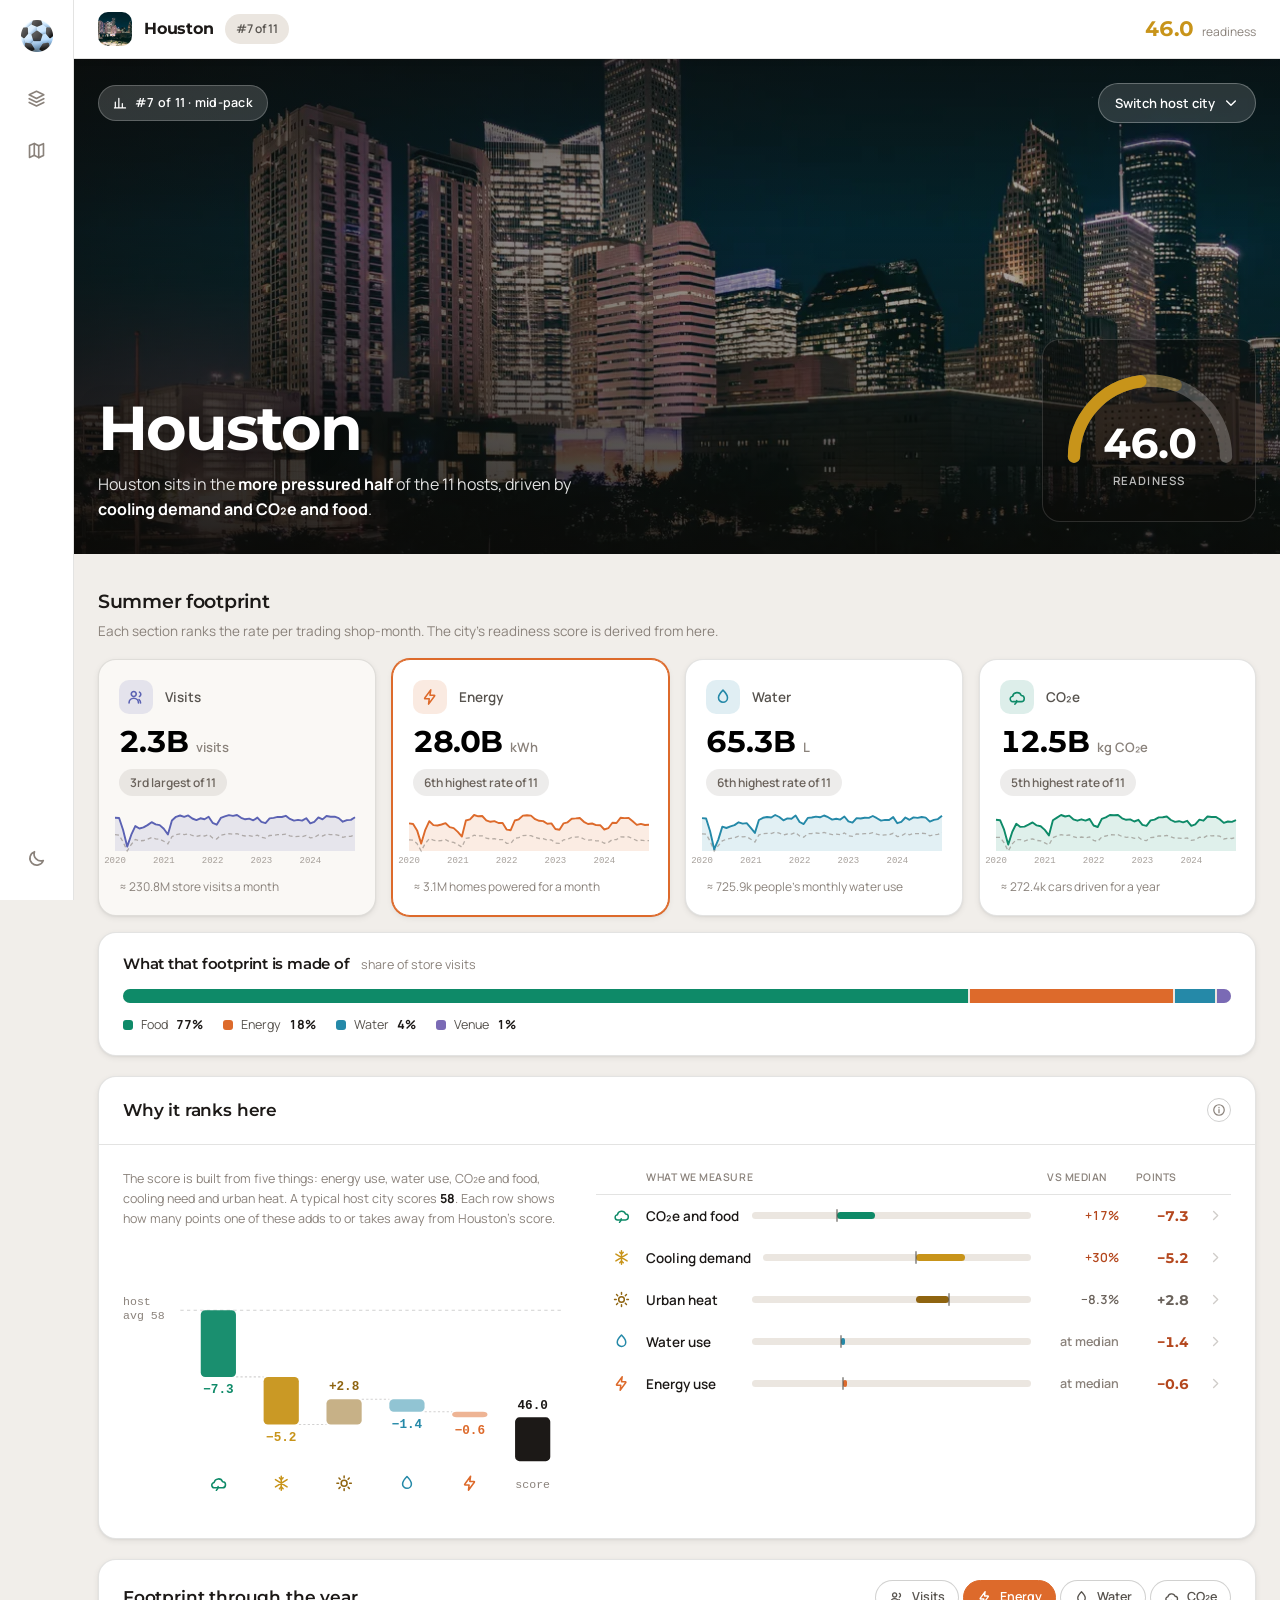
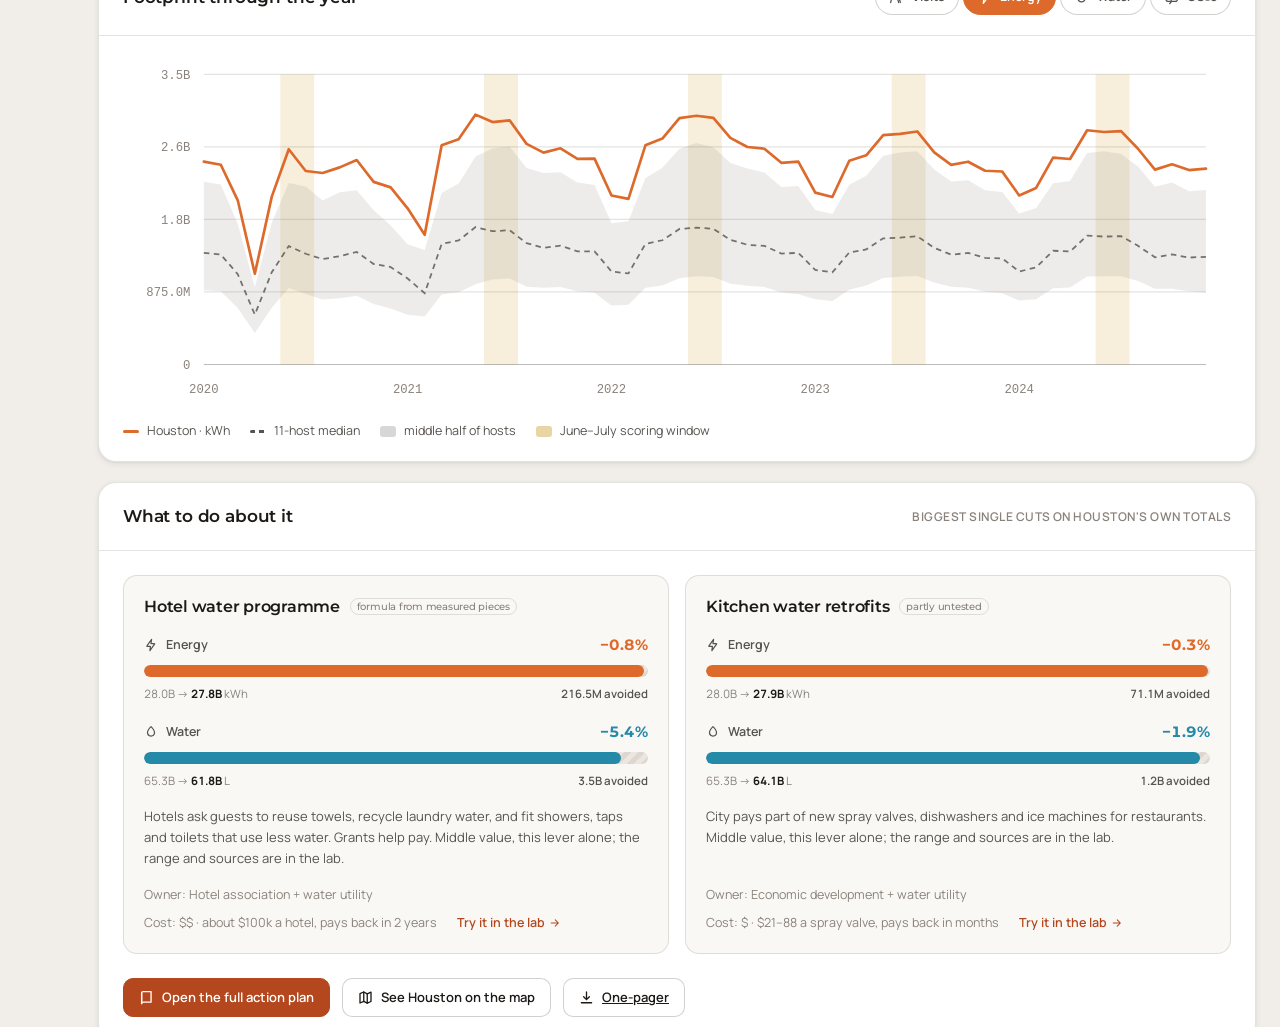
<file: app/index.html>
<!doctype html>
<html lang="en" data-theme="light">
<head>
<meta charset="utf-8">
<meta name="viewport" content="width=device-width, initial-scale=1">
<title>Pulse · FIFA 2026 energy, food and water</title>
<meta name="description" content="Compare summer energy, food and water pressure across the 11 US World Cup host cities, and see which interventions fit each city.">

<link rel="icon" href="favicon.ico" sizes="any">
<link rel="icon" type="image/png" href="assets/img/icon-32.png" sizes="32x32">
<link rel="apple-touch-icon" href="assets/img/icon-192.png">

<link rel="preconnect" href="https://fonts.googleapis.com">
<link rel="preconnect" href="https://fonts.gstatic.com" crossorigin>
<link rel="stylesheet" href="https://fonts.googleapis.com/css2?family=Montserrat:wght@600;700&family=Manrope:wght@400;500;600;700&display=swap">

<link rel="stylesheet" href="css/base.css">
<link rel="stylesheet" href="css/overview.css">
<link rel="stylesheet" href="css/compare.css">
<link rel="stylesheet" href="css/spatial.css">
</head>
<body>

<div class="app">
  <nav class="rail" id="rail" aria-label="Sections"></nav>
  <main class="main">
    <div class="page" id="panes">
      <div class="empty" style="padding:96px 24px">Loading…</div>
    </div>
  </main>
</div>

<script type="module" src="js/boot.js"></script>
</body>
</html>
</file>
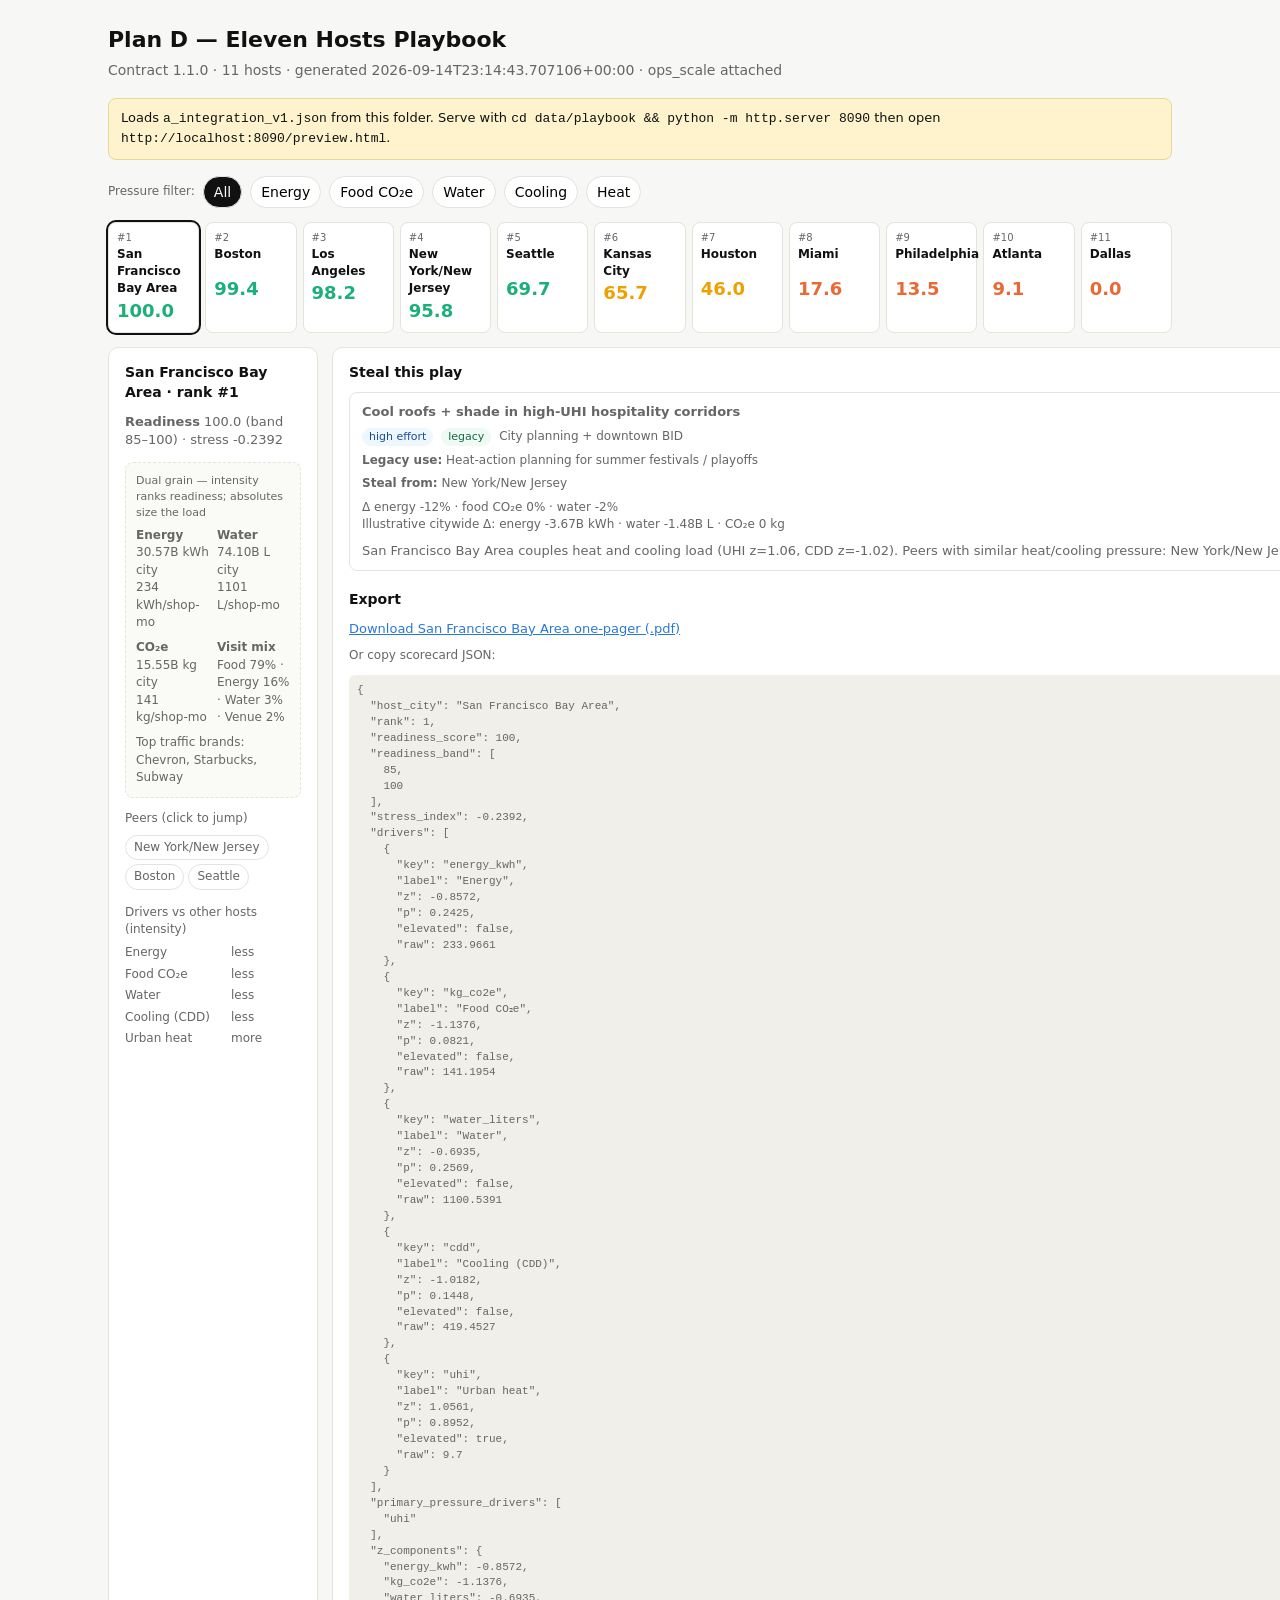
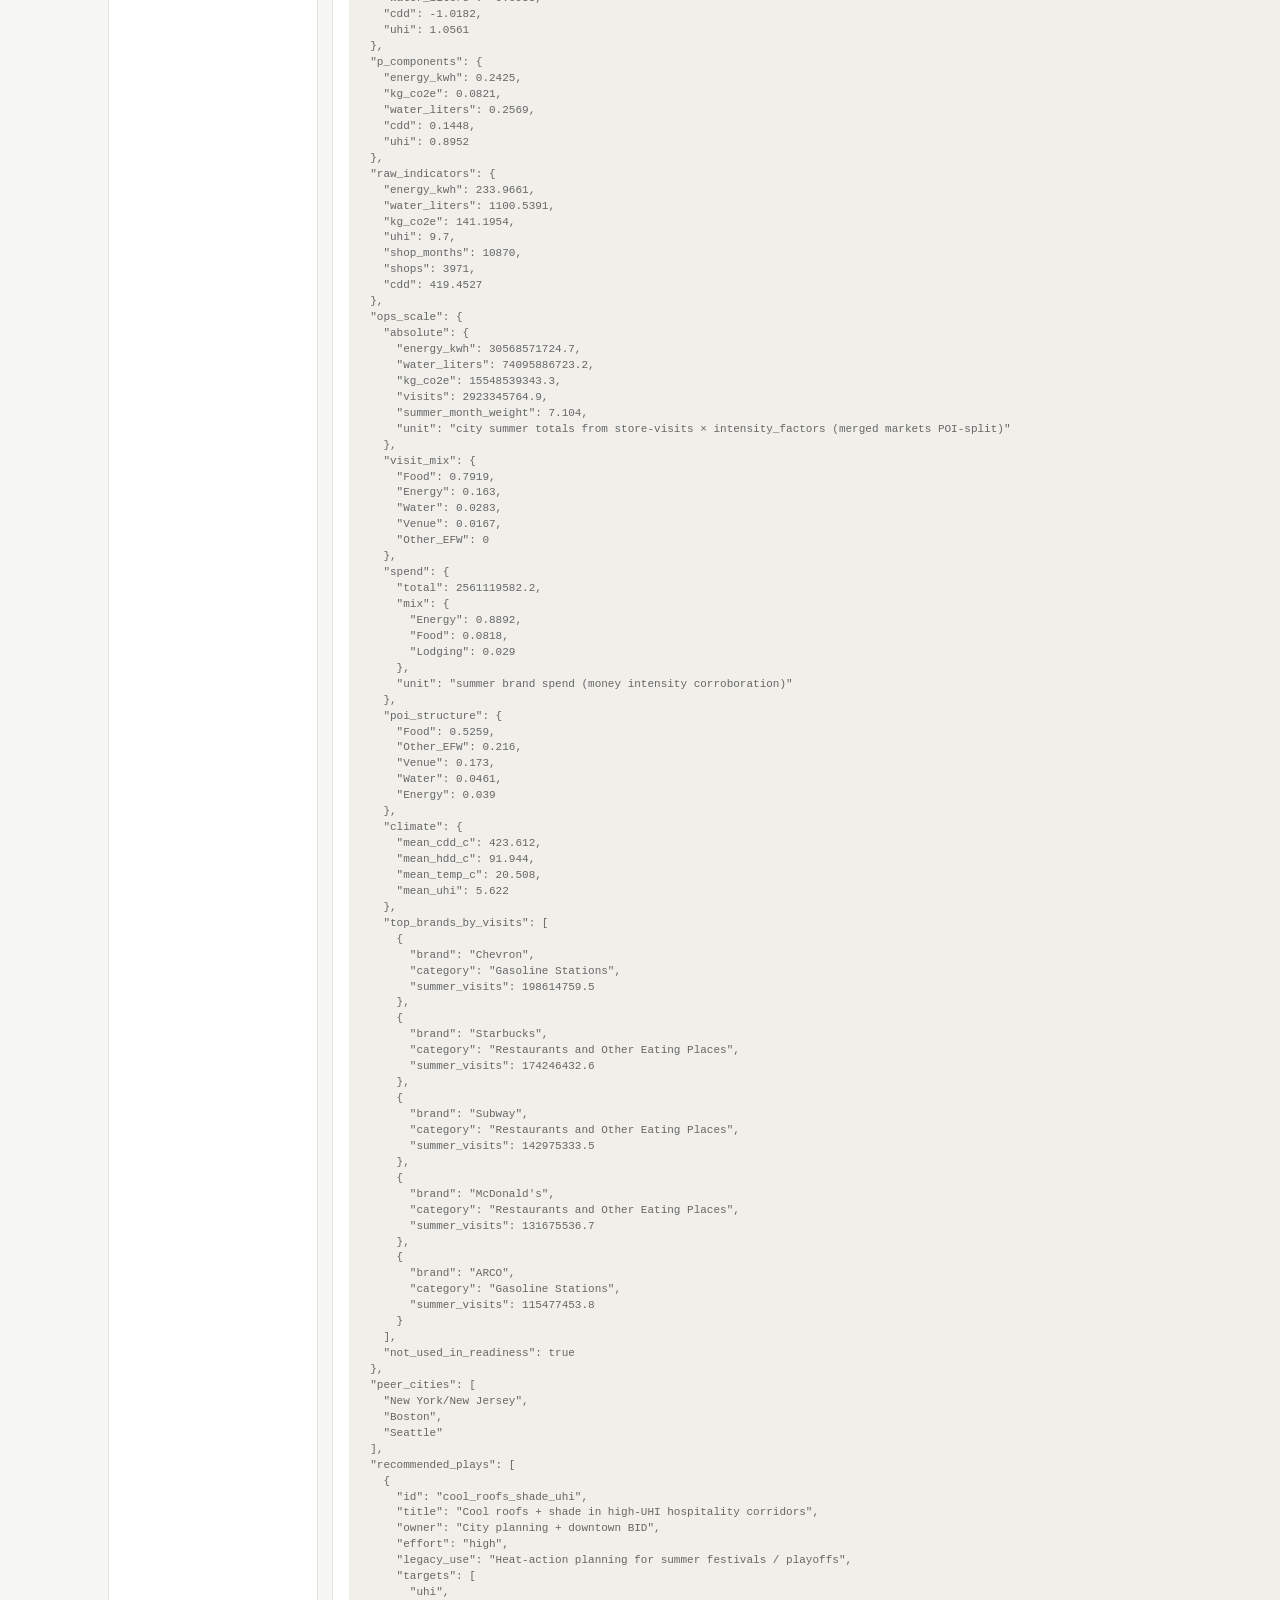
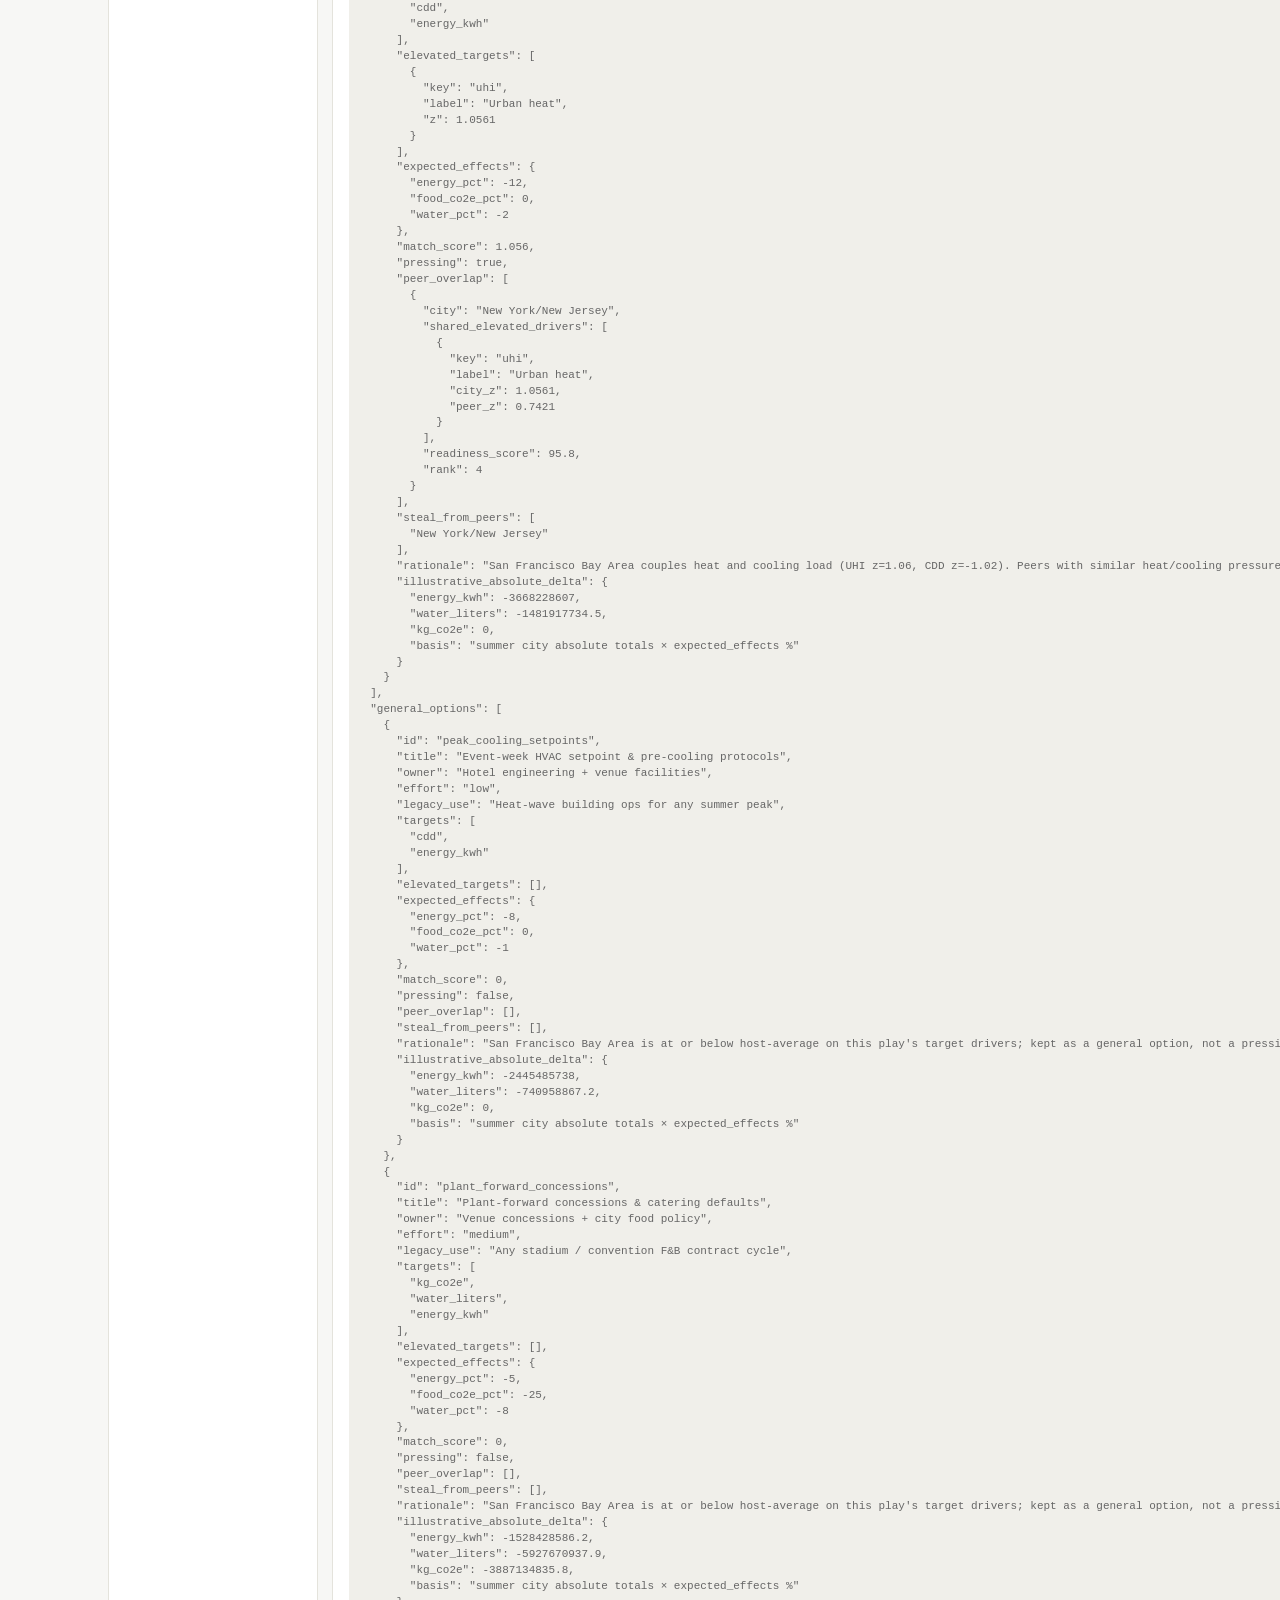
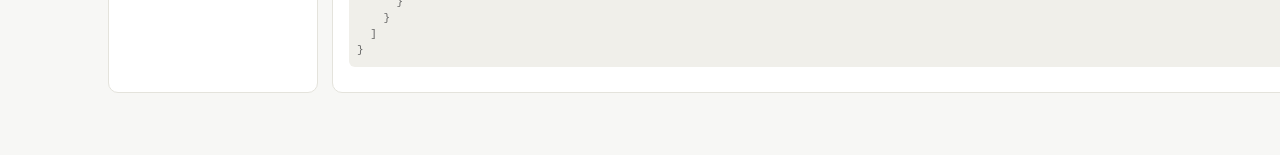
<file: data/playbook/preview.html>
<!doctype html>
<html lang="en">
<head>
<meta charset="utf-8">
<meta name="viewport" content="width=device-width, initial-scale=1">
<title>Plan D — Playbook preview</title>
<style>
  :root {
    --bg:#f7f7f5; --card:#fff; --ink:#111; --muted:#666; --line:#e4e3dc;
    --good:#1baf7a; --warn:#eda100; --bad:#eb6834; --accent:#2a78d6;
  }
  * { box-sizing:border-box; }
  body { margin:0; font:14px/1.45 system-ui,sans-serif; background:var(--bg); color:var(--ink); }
  .wrap { max-width:1100px; margin:0 auto; padding:24px 18px 64px; }
  h1 { font-size:22px; margin:0 0 4px; }
  .sub { color:var(--muted); margin:0 0 18px; }
  .banner { background:#fff3cd; border:1px solid #e6d89c; border-radius:8px; padding:10px 12px; margin-bottom:16px; font-size:13px; }
  .strip { display:grid; grid-template-columns:repeat(11,minmax(0,1fr)); gap:6px; margin-bottom:14px; }
  @media (max-width:900px){ .strip { grid-template-columns:repeat(4,1fr); } }
  .sc { background:var(--card); border:1px solid var(--line); border-radius:8px; padding:8px; cursor:pointer; }
  .sc:hover { border-color:#aaa; }
  .sc.on { outline:2px solid var(--ink); }
  .sc .r { font-size:10px; color:var(--muted); text-transform:uppercase; }
  .sc .n { font-size:12px; font-weight:600; min-height:30px; }
  .sc .s { font-size:18px; font-weight:700; }
  .filters { display:flex; flex-wrap:wrap; gap:8px; margin:0 0 14px; align-items:center; }
  .filters button { border:1px solid var(--line); background:var(--card); border-radius:999px; padding:5px 10px; cursor:pointer; font:inherit; }
  .filters button.on { background:var(--ink); color:#fff; }
  .grid { display:grid; grid-template-columns:1.1fr 1fr; gap:14px; }
  @media (max-width:900px){ .grid { grid-template-columns:1fr; } }
  .panel { background:var(--card); border:1px solid var(--line); border-radius:10px; padding:14px 16px; }
  .panel h2 { font-size:14px; margin:0 0 10px; }
  .zbars { display:grid; grid-template-columns:90px 1fr 70px; gap:4px 8px; align-items:center; font-size:12px; }
  .zb { height:8px; background:#eee; border-radius:4px; position:relative; }
  .zb i { position:absolute; top:0; bottom:0; border-radius:4px; }
  .peer { display:inline-block; margin:2px 4px 2px 0; padding:3px 8px; border-radius:999px; border:1px solid var(--line); cursor:pointer; font-size:12px; }
  .peer:hover { border-color:var(--accent); color:var(--accent); }
  .play { border:1px solid var(--line); border-radius:8px; padding:10px 12px; margin:0 0 10px; }
  .play h3 { margin:0 0 6px; font-size:13px; }
  .meta { color:var(--muted); font-size:12px; margin:0 0 6px; }
  .tag { display:inline-block; font-size:11px; padding:1px 7px; border-radius:999px; background:#eef6ff; color:#184f95; margin-right:4px; }
  .tag.legacy { background:#eefaf3; color:#0f6b45; }
  .eff { font-size:12px; color:var(--muted); }
  .empty { color:var(--muted); font-size:13px; }
  pre { background:#f0efea; padding:8px; border-radius:6px; overflow:auto; font-size:11px; }
  a.download { color:var(--accent); }
</style>
</head>
<body>
<div class="wrap">
  <h1>Plan D — Eleven Hosts Playbook</h1>
  <p class="sub">Preview of the A-integration contract. Not the final A shell.</p>
  <div class="banner">Loads <code>a_integration_v1.json</code> from this folder. Serve with
    <code>cd data/playbook && python -m http.server 8090</code> then open
    <code>http://localhost:8090/preview.html</code>.
  </div>
  <div class="filters" id="filters"></div>
  <div class="strip" id="strip"></div>
  <div class="grid">
    <div class="panel">
      <h2 id="cityTitle">Select a city</h2>
      <div id="cityBody" class="empty">Click a readiness card.</div>
    </div>
    <div class="panel">
      <h2>Steal this play</h2>
      <div id="playsBody" class="empty">Pressing plays for the selected city appear here.</div>
      <h2 style="margin-top:18px">Export</h2>
      <div id="exportBody" class="empty"></div>
    </div>
  </div>
</div>
<script>
const DRIVERS = [
  ["energy_kwh","Energy"],["kg_co2e","Food CO₂e"],["water_liters","Water"],["cdd","Cooling"],["uhi","Heat"]
];
let DATA = null, selected = null, filter = null;

const colour = s => s >= 66 ? "var(--good)" : s >= 33 ? "var(--warn)" : "var(--bad)";

async function boot() {
  const res = await fetch("./a_integration_v1.json");
  if (!res.ok) throw new Error("Missing a_integration_v1.json — run: python -m engines.playbook.cli");
  DATA = await res.json();
  document.querySelector(".sub").textContent =
    `Contract ${DATA.contract_version} · ${DATA.scorecards.length} hosts · generated ${DATA.meta.generated_at}` +
    (DATA.meta.ops_context ? " · ops_scale attached" : "");
  drawFilters();
  drawStrip();
  select(DATA.scorecards[0].host_city);
}

function drawFilters() {
  const box = document.getElementById("filters");
  box.innerHTML = `<span style="color:var(--muted);font-size:12px">Pressure filter:</span>` +
    `<button class="on" data-f="">All</button>` +
    DRIVERS.map(([k,l]) => `<button data-f="${k}">${l}</button>`).join("");
  box.querySelectorAll("button").forEach(b => b.onclick = () => {
    filter = b.dataset.f || null;
    box.querySelectorAll("button").forEach(x => x.classList.toggle("on", x === b));
    drawStrip();
  });
}

function visibleCards() {
  const cards = [...DATA.scorecards].sort((a,b)=>a.rank-b.rank);
  if (!filter) return cards;
  return cards.filter(c => (c.drivers||[]).some(d => d.key === filter && d.elevated));
}

function drawStrip() {
  const cards = visibleCards();
  document.getElementById("strip").innerHTML = cards.map(c => `
    <div class="sc ${c.host_city===selected?'on':''}" data-city="${c.host_city}">
      <div class="r">#${c.rank}</div>
      <div class="n">${c.host_city}</div>
      <div class="s" style="color:${colour(c.readiness_score)}">${c.readiness_score.toFixed(1)}</div>
    </div>`).join("") || `<div class="empty">No hosts elevated on that driver.</div>`;
  document.querySelectorAll(".sc").forEach(el => el.onclick = () => select(el.dataset.city));
}

function select(city) {
  selected = city;
  drawStrip();
  const c = DATA.scorecards.find(x => x.host_city === city);
  if (!c) return;
  document.getElementById("cityTitle").textContent = `${c.host_city} · rank #${c.rank}`;
  const zb = (c.drivers||[]).map(d => {
    const w = Math.min(50, Math.abs(d.z)*20);
    return `<span>${d.label}</span>
      <div class="zb"><i style="left:${d.z<0?50-w:50}%;width:${w}%;background:${d.z>0?'var(--bad)':'var(--good)'}"></i></div>
      <span style="color:var(--muted)">${d.z>0?'more':'less'}</span>`;
  }).join("");
  const peers = (c.peer_cities||[]).map(p => `<span class="peer" data-city="${p}">${p}</span>`).join("") || "—";
  const ops = c.ops_scale;
  const fmt = (n) => {
    const a = Math.abs(n);
    if (a >= 1e9) return (n/1e9).toFixed(2) + "B";
    if (a >= 1e6) return (n/1e6).toFixed(2) + "M";
    if (a >= 1e3) return (n/1e3).toFixed(1) + "k";
    return String(Math.round(n));
  };
  let opsHtml = "";
  if (ops && ops.absolute) {
    const mix = Object.entries(ops.visit_mix||{}).slice(0,4)
      .map(([k,v]) => `${k} ${Math.round(v*100)}%`).join(" · ");
    const brands = (ops.top_brands_by_visits||[]).slice(0,3).map(b => b.brand).join(", ");
    const rateE = (c.raw_indicators||{}).energy_kwh;
    opsHtml = `
      <div style="margin:12px 0;padding:10px;border:1px dashed var(--line);border-radius:8px;background:#fafaf7">
        <div style="font-size:11px;color:var(--muted);margin-bottom:6px">
          Dual grain — intensity ranks readiness; absolutes size the load
        </div>
        <div style="display:grid;grid-template-columns:1fr 1fr;gap:8px;font-size:12px">
          <div><b>Energy</b><br>${fmt(ops.absolute.energy_kwh)} kWh city<br>
            <span style="color:var(--muted)">${rateE!=null?rateE.toFixed(0)+" kWh/shop-mo":"—"}</span></div>
          <div><b>Water</b><br>${fmt(ops.absolute.water_liters)} L city<br>
            <span style="color:var(--muted)">${((c.raw_indicators||{}).water_liters||0).toFixed(0)} L/shop-mo</span></div>
          <div><b>CO₂e</b><br>${fmt(ops.absolute.kg_co2e)} kg city<br>
            <span style="color:var(--muted)">${((c.raw_indicators||{}).kg_co2e||0).toFixed(0)} kg/shop-mo</span></div>
          <div><b>Visit mix</b><br>${mix||"—"}</div>
        </div>
        ${brands?`<div style="margin-top:8px;font-size:12px;color:var(--muted)">Top traffic brands: ${brands}</div>`:""}
      </div>`;
  }
  document.getElementById("cityBody").innerHTML = `
    <div><b>Readiness</b> ${c.readiness_score.toFixed(1)}
      (band ${c.readiness_band[0]}–${c.readiness_band[1]}) · stress ${c.stress_index}</div>
    ${opsHtml}
    <div style="margin:10px 0 6px;font-size:12px;color:var(--muted)">Peers (click to jump)</div>
    <div>${peers}</div>
    <div style="margin:12px 0 6px;font-size:12px;color:var(--muted)">Drivers vs other hosts (intensity)</div>
    <div class="zbars">${zb}</div>`;
  document.querySelectorAll(".peer").forEach(el => el.onclick = () => select(el.dataset.city));

  const plays = c.recommended_plays || [];
  document.getElementById("playsBody").innerHTML = plays.length ? plays.map(p => {
    const d = p.illustrative_absolute_delta;
    const delta = d ? `<div class="eff">Illustrative citywide Δ:
      energy ${fmt(d.energy_kwh)} kWh · water ${fmt(d.water_liters)} L · CO₂e ${fmt(d.kg_co2e)} kg</div>` : "";
    return `
    <div class="play">
      <h3>${p.title}</h3>
      <div class="meta">
        <span class="tag">${p.effort} effort</span>
        <span class="tag legacy">legacy</span>
        ${p.owner}
      </div>
      <div class="meta"><b>Legacy use:</b> ${p.legacy_use}</div>
      <div class="meta"><b>Steal from:</b> ${(p.steal_from_peers||[]).join(", ") || "—"}</div>
      <div class="eff">Δ energy ${p.expected_effects.energy_pct}% ·
        food CO₂e ${p.expected_effects.food_co2e_pct}% ·
        water ${p.expected_effects.water_pct}%</div>
      ${delta}
      <p style="margin:8px 0 0;font-size:13px">${p.rationale}</p>
    </div>`;
  }).join("") : `<div class="empty">No pressing plays — all drivers at/below host average. See general options in the JSON export.</div>`;

  const slug = city.toLowerCase().replace(/\//g,"_").replace(/ /g,"_");
  document.getElementById("exportBody").innerHTML =
    `<a class="download" href="./city_cards/${slug}.pdf" download>Download ${city} one-pager (.pdf)</a>
     <div style="margin-top:8px;font-size:12px;color:var(--muted)">Or copy scorecard JSON:</div>
     <pre>${escapeHtml(JSON.stringify(c, null, 2))}</pre>`;
}

function escapeHtml(s) {
  return s.replace(/[&<>]/g, ch => ({'&':'&amp;','<':'&lt;','>':'&gt;'}[ch]));
}

boot().catch(err => {
  document.querySelector(".banner").textContent = String(err);
});
</script>
</body>
</html>
</file>
<file: app/css/base.css>
/* Pulse — design tokens and primitives.

   Montserrat carries the display voice (wide, geometric, confident); Manrope
   carries everything you actually read. The neutral ramp is warm rather than
   blue-grey, so white, off-white and the well tone read as one family instead
   of three unrelated greys.

   No backdrop-filter, no blend modes, no clip-path corners, no ambient
   animation. Numbers use tabular figures; mono is reserved for axis ticks. */

:root {
  color-scheme: light;

  /* ground and surfaces — warm, and spaced far enough apart to read as steps */
  --bg: #f1eeea;
  --surface: #ffffff;
  --surface-2: #faf8f5;
  --surface-3: #ebe6e0;   /* wells, bar tracks, hover */
  --surface-4: #ded7cf;   /* pressed, stronger fills */
  --line: rgba(28, 25, 23, 0.12);
  --line-2: rgba(28, 25, 23, 0.20);

  /* ink — warm near-black, not slate */
  --ink: #1c1917;
  --ink-2: #57534e;
  --ink-3: #8a827b;

  /* accent — one, and it carries weight. Burnt sienna: close enough to the
     energy hue to stay coherent, deep enough to read as deliberate. */
  --accent: #b4471d;
  --accent-2: #93370f;
  --accent-ink: #ffffff;
  --accent-soft: rgba(180, 71, 29, 0.11);
  --accent-line: rgba(180, 71, 29, 0.42);

  /* resource semantics — the only colours allowed to encode data */
  --c-energy: #dd6a2b;
  --c-water: #2589a8;
  --c-carbon: #0e8a68;
  --c-visits: #5b62b3;
  --c-cooling: #c8941a;
  --c-heat: #8f6410;
  --c-venue: #7a6ab5;
  --c-other: #a8a09a;

  /* valence — elevated vs not. Deliberately not red/green: high resource use
     is not a moral failing, and the data does not support that reading. */
  --v-up: var(--accent);
  --v-up-soft: var(--accent-soft);
  --v-down: #6b635c;
  --v-down-soft: rgba(107, 99, 92, 0.12);

  /* spacing — every gap on the page comes from this scale */
  --sp-1: 4px;
  --sp-2: 8px;
  --sp-3: 12px;
  --sp-4: 16px;
  --sp-5: 20px;
  --sp-6: 24px;
  --sp-7: 32px;
  --sp-8: 44px;
  --gutter: var(--sp-6);   /* the one horizontal inset for page content */
  --col: 1320px;           /* the reading column the gutter centres */

  /* shape — generous radii and real separation instead of hairlines */
  --r-1: 10px;
  --r-2: 14px;
  --r-3: 18px;
  --r-4: 24px;
  --r-pill: 999px;

  --sh-1: 0 1px 2px rgba(28, 25, 23, 0.06);
  --sh-2: 0 2px 6px rgba(28, 25, 23, 0.07), 0 1px 2px rgba(28, 25, 23, 0.05);
  --sh-3: 0 10px 30px rgba(28, 25, 23, 0.11);
  --sh-4: 0 20px 50px rgba(28, 25, 23, 0.17);

  --display: "Montserrat", "Manrope", -apple-system, BlinkMacSystemFont, "Segoe UI", sans-serif;
  --font: "Manrope", -apple-system, BlinkMacSystemFont, "Segoe UI", Roboto, Helvetica, Arial, sans-serif;
  --mono: ui-monospace, SFMono-Regular, "SF Mono", Menlo, Consolas, monospace;

  --ease: cubic-bezier(0.22, 0.61, 0.36, 1);
  --fast: 150ms var(--ease);
  --med: 260ms var(--ease);
}

:root[data-theme="dark"] {
  color-scheme: dark;

  --bg: #13100e;
  --surface: #1c1917;
  --surface-2: #232019;
  --surface-3: #2e2823;
  --surface-4: #3b3430;
  --line: rgba(245, 241, 237, 0.12);
  --line-2: rgba(245, 241, 237, 0.22);

  --ink: #f5f1ed;
  --ink-2: #b5aca4;
  --ink-3: #857c74;

  --accent: #e2703c;
  --accent-2: #f28a56;
  /* the dark accent is light enough that white text on it fails contrast */
  --accent-ink: #1a0f08;
  --accent-soft: rgba(226, 112, 60, 0.16);
  --accent-line: rgba(226, 112, 60, 0.50);

  --c-energy: #ef7d40;
  --c-water: #3aa9cc;
  --c-carbon: #22a983;
  --c-visits: #858cdb;
  --c-cooling: #e0ae35;
  --c-heat: #b1832a;
  --c-venue: #9a8ad0;
  --c-other: #857c74;

  --v-down: #9d948c;
  --v-down-soft: rgba(157, 148, 140, 0.14);

  --sh-1: 0 1px 2px rgba(0, 0, 0, 0.4);
  --sh-2: 0 2px 6px rgba(0, 0, 0, 0.45);
  --sh-3: 0 10px 30px rgba(0, 0, 0, 0.55);
  --sh-4: 0 20px 50px rgba(0, 0, 0, 0.6);
}

/* ------------------------------------------------------------------ reset */
* { box-sizing: border-box; }

html { -webkit-text-size-adjust: 100%; }

body {
  margin: 0;
  background: var(--bg);
  color: var(--ink);
  font: 400 14px/1.6 var(--font);
  -webkit-font-smoothing: antialiased;
  text-rendering: optimizeLegibility;
  /* x-scrollbars are never acceptable; wide content scrolls inside its own box */
  overflow-x: hidden;
}

h1, h2, h3, h4 {
  margin: 0;
  font-family: var(--display);
  font-weight: 600;
  letter-spacing: -0.015em;
}
p { margin: 0; }
svg { display: block; }
img { max-width: 100%; display: block; }

:focus-visible {
  outline: 2px solid var(--accent);
  outline-offset: 2px;
  border-radius: 4px;
}
:focus:not(:focus-visible) { outline: none; }

.sr-only {
  position: absolute; width: 1px; height: 1px; padding: 0; margin: -1px;
  overflow: hidden; clip: rect(0 0 0 0); white-space: nowrap; border: 0;
}

.num { font-variant-numeric: tabular-nums; }

/* ------------------------------------------------------------------ shell */
.app {
  display: grid;
  grid-template-columns: 74px minmax(0, 1fr);
  min-height: 100vh;
}

/* left icon rail — the nav pattern shared by all three reference designs */
.rail {
  position: sticky;
  top: 0;
  align-self: start;
  height: 100vh;
  background: var(--surface);
  border-right: 1px solid var(--line);
  display: flex;
  flex-direction: column;
  align-items: center;
  gap: var(--sp-2);
  padding: var(--sp-5) 0;
  z-index: 60;
}
.rail .mark {
  width: 32px; height: 32px;
  margin-bottom: var(--sp-4);
  display: grid; place-items: center;
  padding: 0; border: 0; cursor: pointer;
  transition: transform var(--fast);
}
/* the mark is the logo, not a nav chip: it takes no tint on hover, only lift */
.rail button.mark,
.rail button.mark:hover { background: none; }
.rail .mark:hover { transform: scale(1.07); }
.rail .mark img { width: 100%; height: 100%; object-fit: contain; }

.rail button {
  position: relative;
  width: 44px; height: 44px;
  border: 0; border-radius: var(--r-2);
  background: transparent;
  color: var(--ink-3);
  display: grid; place-items: center;
  cursor: pointer;
  transition: background var(--fast), color var(--fast);
}
.rail button:hover { background: var(--surface-3); color: var(--ink); }
/* a soft tint carries the active state; a solid accent block out-shouted
   everything it was meant to be navigation for */
.rail button.on { background: var(--accent-soft); color: var(--accent); }
.rail button.on:hover { background: var(--accent-soft); color: var(--accent); }
.rail .sp { flex: 1; }

/* rail tooltip — labels on hover, so icons stay unlabelled but not opaque */
.rail button::after {
  content: attr(data-label);
  position: absolute;
  left: calc(100% + 12px);
  top: 50%;
  transform: translateY(-50%);
  background: var(--ink);
  color: var(--bg);
  font-size: 12px;
  font-weight: 600;
  padding: 7px 11px;
  border-radius: var(--r-1);
  white-space: nowrap;
  opacity: 0;
  pointer-events: none;
  transition: opacity var(--fast);
  box-shadow: var(--sh-2);
  z-index: 70;
}
.rail button:hover::after,
.rail button:focus-visible::after { opacity: 1; }

.main { min-width: 0; }

/* The page itself is not capped — the banner and the sticky header run edge to
   edge of the main area. The reading column is capped instead, so every block
   below the fold shares a single left edge without boxing in the hero. */
.page { padding: 0 0 var(--sp-8); }
.pane > *:not(.bleed) {
  width: min(var(--col), 100% - var(--gutter) * 2);
  margin-inline: auto;
}

/* --------------------------------------------------------------- surfaces */
.card {
  background: var(--surface);
  border: 1px solid var(--line);
  border-radius: var(--r-3);
  box-shadow: var(--sh-2);
}

.panel { margin-top: var(--sp-5); }
.panel > header {
  display: flex;
  align-items: center;
  gap: var(--sp-3);
  padding: var(--sp-5) var(--sp-6);
  border-bottom: 1px solid var(--line);
}
.panel > header h2 {
  font-size: 17px;
  font-weight: 600;
  letter-spacing: -0.01em;
  display: flex;
  align-items: center;
  gap: var(--sp-2);
}
.panel > header .sp { flex: 1; }
.panel .body { padding: var(--sp-6); }

.eyebrow {
  font-size: 12px;
  font-weight: 600;
  color: var(--ink-3);
  letter-spacing: 0.04em;
  text-transform: uppercase;
}

/* ---------------------------------------------------------------- buttons */
.btn {
  font: 600 13px/1 var(--font);
  color: var(--ink);
  background: var(--surface);
  border: 1px solid var(--line-2);
  border-radius: var(--r-1);
  padding: 11px 15px;
  cursor: pointer;
  display: inline-flex;
  align-items: center;
  gap: var(--sp-2);
  transition: background var(--fast), border-color var(--fast), color var(--fast);
}
.btn:hover { background: var(--surface-3); border-color: var(--ink-3); }
.btn.primary {
  background: var(--accent);
  border-color: var(--accent);
  color: var(--accent-ink);
}
.btn.primary:hover { background: var(--accent-2); border-color: var(--accent-2); }
.btn.ghost { border-color: transparent; background: transparent; color: var(--ink-2); }
.btn.ghost:hover { background: var(--surface-3); color: var(--ink); }
.btn.sm { padding: 8px 12px; font-size: 12px; }

.linkbtn {
  font: 600 13px/1 var(--font);
  color: var(--accent);
  background: none;
  border: 0;
  padding: 0;
  cursor: pointer;
  display: inline-flex;
  align-items: center;
  gap: var(--sp-1);
}
.linkbtn:hover { color: var(--accent-2); text-decoration: underline; }

/* ------------------------------------------------------------------ chips */
.chip {
  display: inline-flex;
  align-items: center;
  gap: var(--sp-1);
  font-size: 12px;
  font-weight: 600;
  padding: 5px 11px;
  border-radius: var(--r-pill);
  background: var(--surface-3);
  color: var(--ink-2);
  white-space: nowrap;
}
.chip.up { background: var(--v-up-soft); color: var(--accent); }
.chip.down { background: var(--v-down-soft); color: var(--v-down); }
.chip.solid { background: var(--ink); color: var(--bg); }

/* filter chips are interactive, so they look pressable */
.fchip {
  font: 600 12px/1 var(--font);
  padding: 9px 14px;
  border-radius: var(--r-pill);
  border: 1px solid var(--line-2);
  background: var(--surface);
  color: var(--ink-2);
  cursor: pointer;
  display: inline-flex;
  align-items: center;
  gap: var(--sp-2);
  transition: all var(--fast);
}
.fchip:hover { border-color: var(--ink-3); color: var(--ink); }
.fchip.on { background: var(--accent-soft); border-color: var(--accent-line); color: var(--accent); }

/* ---------------------------------------------------------------- tooltip */
.tip {
  position: absolute;
  z-index: 80;
  pointer-events: none;
  opacity: 0;
  transform: translate(-50%, -100%);
  background: var(--surface);
  border: 1px solid var(--line-2);
  border-radius: var(--r-2);
  box-shadow: var(--sh-3);
  padding: var(--sp-3) var(--sp-4);
  font-size: 12px;
  color: var(--ink-2);
  min-width: 140px;
  transition: opacity var(--fast);
}
.tip.on { opacity: 1; }
.tip b {
  display: block; color: var(--ink); font-weight: 700;
  margin-bottom: var(--sp-2); font-family: var(--display); font-size: 12.5px;
}
.tip .r { display: flex; justify-content: space-between; gap: var(--sp-5); }
.tip .r + .r { margin-top: 3px; }
.tip .r span:last-child { color: var(--ink); font-variant-numeric: tabular-nums; font-weight: 600; }

/* info popover — the single methods surface, opened on demand */
.info {
  width: 24px; height: 24px;
  border-radius: 50%;
  border: 1px solid var(--line-2);
  background: transparent;
  color: var(--ink-3);
  display: inline-grid; place-items: center;
  cursor: pointer;
  padding: 0;
  flex: none;
  transition: all var(--fast);
}
.info:hover { color: var(--ink); border-color: var(--ink-3); background: var(--surface-3); }
.pop {
  position: absolute;
  z-index: 90;
  width: min(420px, calc(100vw - 48px));
  background: var(--surface);
  border: 1px solid var(--line-2);
  border-radius: var(--r-2);
  box-shadow: var(--sh-4);
  padding: var(--sp-5);
  font-size: 13px;
  line-height: 1.6;
  color: var(--ink-2);
}
.pop[hidden] { display: none; }
.pop h4 { font-size: 14px; margin-bottom: var(--sp-2); color: var(--ink); }
.pop dl {
  display: grid; grid-template-columns: auto 1fr;
  gap: var(--sp-1) var(--sp-4); margin: var(--sp-3) 0 0; font-size: 12.5px;
}
.pop dt { color: var(--ink-3); }
.poptbl { width: 100%; border-collapse: collapse; margin-top: var(--sp-3); font-size: 12.5px; }
.poptbl th { text-align: left; font-weight: 600; color: var(--ink-3); padding: 0 0 6px; border-bottom: 1px solid var(--line); }
.poptbl td { padding: 6px 0; color: var(--ink); border-bottom: 1px solid var(--line); }
.poptbl tr:last-child td { border-bottom: 0; }
.poptbl .num { text-align: right; font-variant-numeric: tabular-nums; }
.pop dd { margin: 0; font-variant-numeric: tabular-nums; }

/* ----------------------------------------------------- play card (shared)
   Overview shows the top two; Compare shows the whole playbook. Same card. */
.play {
  border: 1px solid var(--line);
  border-radius: var(--r-2);
  padding: var(--sp-5);
  background: var(--surface-2);
  display: flex;
  flex-direction: column;
  gap: var(--sp-4);
}
.play h3 { font-size: 16px; font-weight: 600; line-height: 1.32; }
.play .why { font-size: 13px; color: var(--ink-2); line-height: 1.6; }
.play .foot {
  display: flex;
  flex-wrap: wrap;
  gap: var(--sp-2) var(--sp-5);
  font-size: 12.5px;
  color: var(--ink-3);
  margin-top: auto;
  align-items: center;
}
.play .foot .lnk {
  color: var(--accent); background: none; border: 0; padding: 0;
  cursor: pointer; font: 600 12.5px var(--font);
}
.play .foot .lnk:hover { text-decoration: underline; }

/* before/after: the current total, with the avoided share carved out of it */
.pbars { display: grid; gap: var(--sp-4); }
.pbar { display: grid; gap: var(--sp-2); }
.pbar .ph { display: flex; align-items: center; justify-content: space-between; gap: var(--sp-3); }
.pbar .pn {
  display: inline-flex; align-items: center; gap: var(--sp-2);
  font-size: 12.5px; font-weight: 600; color: var(--ink-2);
}
.pbar .pd { font-family: var(--display); font-size: 15px; font-weight: 700; }
.pbar .ptrack {
  position: relative;
  height: 12px;
  border-radius: var(--r-pill);
  background: repeating-linear-gradient(
    -45deg, var(--surface-4) 0 5px, var(--surface-3) 5px 10px);
  overflow: hidden;
}
.pbar .pfill {
  position: absolute; left: 0; top: 0; bottom: 0;
  border-radius: var(--r-pill);
  transition: width var(--med);
}
.pbar .pf {
  display: flex; justify-content: space-between; gap: var(--sp-3);
  font-size: 11.5px; color: var(--ink-3);
}
.pbar .pf b { color: var(--ink); font-weight: 700; }
.pbar .psaved { color: var(--ink-2); font-weight: 600; }

/* ------------------------------------------------- charts (shared) ------
   Overview and Compare draw the same axes, bullets and metric switcher. */
/* Bullet bar. The track spans the 11-host min..max, the tick marks the median,
   and the fill runs from the tick to this city's value — so the distribution's
   skew stays visible instead of being normalised away. */
.bullet { position: relative; height: 7px; background: var(--surface-3); border-radius: var(--r-pill); }
.bullet i {
  position: absolute; top: 0; bottom: 0;
  border-radius: var(--r-pill);
  background: var(--dc, var(--ink-3));
  transition: width var(--med), left var(--med);
}
.bullet .mid {
  position: absolute;
  top: -3px; bottom: -3px;
  width: 2px;
  margin-left: -1px;
  border-radius: 1px;
  background: var(--ink-2);
  opacity: 0.55;
  z-index: 1;   /* the tick sits before the fill in the DOM, so lift it */
}

.mswitch { display: flex; gap: var(--sp-1); flex-wrap: wrap; }
.mswitch button {
  display: inline-flex;
  align-items: center;
  gap: var(--sp-2);
  font: 600 12.5px/1 var(--font);
  padding: 9px 13px;
  border: 1px solid var(--line-2);
  border-radius: var(--r-pill);
  background: var(--surface);
  color: var(--ink-2);
  cursor: pointer;
  transition: all var(--fast);
}
.mswitch button:hover { border-color: var(--m); color: var(--ink); }
.mswitch button.on {
  background: var(--m);
  border-color: var(--m);
  color: #fff;
}

.chartwrap { position: relative; padding: var(--sp-4) var(--sp-5) 0; }
.chartwrap svg { width: 100%; height: auto; }
.gline { stroke: var(--line); stroke-width: 1; }
.axis { stroke: var(--line-2); stroke-width: 1; }
.glabel { fill: var(--ink-3); font: 11px var(--mono); }
.serie { fill: none; stroke-width: 2.4; stroke-linejoin: round; stroke-linecap: round; }
.median { fill: none; stroke: var(--ink-2); stroke-width: 1.6; stroke-dasharray: 5 4; opacity: 0.8; }
.iqr { fill: var(--ink-3); opacity: 0.15; }
.win { fill: var(--c-cooling); opacity: 0.15; }
.chartlegend {
  display: flex;
  gap: var(--sp-5);
  flex-wrap: wrap;
  padding: var(--sp-3) var(--sp-6) var(--sp-5);
  font-size: 12.5px;
  color: var(--ink-2);
}
.chartlegend span { display: inline-flex; align-items: center; gap: var(--sp-2); }
.chartlegend i { width: 16px; height: 3px; border-radius: 2px; flex: none; }
.chartlegend i.dash { background: repeating-linear-gradient(90deg, var(--ink-2) 0 5px, transparent 5px 9px); }
.chartlegend i.box { height: 11px; border-radius: 3px; }

/* ------------------------------------------------- text primitives ---- */
.note { font-size: 12.5px; color: var(--ink-3); line-height: 1.55; }
.note b { color: var(--ink-2); }
.pre {
  font: 12px/1.6 var(--mono);
  background: var(--surface-3);
  border-radius: var(--r-1);
  padding: 12px 14px;
  overflow-x: auto;
  color: var(--ink-2);
  margin: 10px 0 0;
}
.lnk {
  color: var(--accent);
  background: none; border: 0; padding: 0;
  font: 500 inherit/1 var(--font);
  font-size: 12.5px;
  cursor: pointer;
}
.lnk:hover { text-decoration: underline; }

/* ----------------------------------------------- city picker (shared) ---
   The Overview banner and the Impact map both offer the same choice, so they
   offer it the same way: photo, rank, readiness. */
.citymenu {
  position: absolute;
  top: calc(100% + 10px);
  right: 0;
  z-index: 70;
  width: min(560px, calc(100vw - 120px));
  max-height: 62vh;
  overflow-y: auto;
  display: grid;
  grid-template-columns: repeat(2, minmax(0, 1fr));
  gap: var(--sp-2);
  padding: var(--sp-3);
  background: var(--surface);
  border: 1px solid var(--line-2);
  border-radius: var(--r-3);
  box-shadow: var(--sh-4);
}
.citymenu[hidden] { display: none; }
.cityopt {
  display: flex;
  align-items: center;
  gap: var(--sp-3);
  padding: var(--sp-2);
  border: 1px solid transparent;
  border-radius: var(--r-2);
  background: transparent;
  cursor: pointer;
  text-align: left;
  font-family: inherit;
  transition: background var(--fast), border-color var(--fast);
}
.cityopt:hover { background: var(--surface-3); }
.cityopt.on { border-color: var(--accent); background: var(--accent-soft); }
.cityopt img {
  width: 56px; height: 42px; object-fit: cover; border-radius: var(--r-1);
  flex: none; background: var(--surface-3) center/cover;
}
.cityopt .con { display: flex; flex-direction: column; gap: 3px; min-width: 0; flex: 1; }
.cityopt .cn { font-size: 13.5px; font-weight: 600; color: var(--ink); line-height: 1.25; }
.cityopt .cr { font-size: 11.5px; color: var(--ink-3); font-variant-numeric: tabular-nums; }
.cityopt .cr b { font-weight: 700; }
.cityopt .cbar {
  height: 4px; border-radius: var(--r-pill); background: var(--surface-3);
  overflow: hidden; margin-top: 2px;
}
.cityopt .cbar i { display: block; height: 100%; border-radius: var(--r-pill); }

@media (max-width: 860px) {
  .citymenu { grid-template-columns: 1fr; width: min(340px, calc(100vw - 40px)); }
}

/* ------------------------------------------------------------------ misc */
.muted { color: var(--ink-3); }
.empty {
  color: var(--ink-3);
  font-size: 13px;
  padding: var(--sp-7);
  text-align: center;
}

@media (prefers-reduced-motion: reduce) {
  *, *::before, *::after {
    animation-duration: 0.01ms !important;
    transition-duration: 0.01ms !important;
    scroll-behavior: auto !important;
  }
}

@media (max-width: 900px) {
  :root { --gutter: var(--sp-4); }
  .app { grid-template-columns: 1fr; }
  .rail {
    position: fixed; bottom: 0; top: auto; left: 0; right: 0;
    height: auto; width: 100%;
    flex-direction: row; justify-content: center;
    border-right: 0; border-top: 1px solid var(--line);
    padding: var(--sp-2) 0;
  }
  .rail .mark, .rail .sp { display: none; }
  .rail button::after { display: none; }
  .page { padding-bottom: 96px; }
}
</file>
<file: app/css/overview.css>
/* Overview — the city dossier.
   The banner is full-bleed; everything after it sits inside the page gutter,
   so the content below the fold has one left edge. All spacing comes from the
   --sp scale in base.css. */

/* ------------------------------------------------------ A. the banner */
.banner {
  position: relative;
  min-height: clamp(410px, 55vh, 545px);
  display: flex;
  background: var(--surface-3);
  /* deliberately NOT overflow:hidden — the host picker opens past the banner's
     bottom edge, and clipping it here silently cut the last rows off. The photo
     is clipped by .bmedia instead. */
}
.banner .bmedia {
  position: absolute;
  inset: 0;
  overflow: hidden;   /* contains the photo's entrance zoom */
  z-index: 0;
}
.banner .bphoto {
  position: absolute;
  inset: 0;
  width: 100%; height: 100%;
  object-fit: cover;
  background-size: cover;
  background-position: center;
  opacity: 0;
  transform: scale(1.03);
  transition: opacity 520ms var(--ease), transform 900ms var(--ease);
}
.banner .bphoto.in { opacity: 1; transform: none; }
.banner .bscrim {
  position: absolute;
  inset: 0;
  background:
    linear-gradient(180deg, rgba(12, 9, 7, 0.58) 0%, rgba(12, 9, 7, 0.20) 34%, rgba(12, 9, 7, 0.80) 100%),
    linear-gradient(96deg, rgba(12, 9, 7, 0.66) 0%, rgba(12, 9, 7, 0.10) 62%);
}

.binner {
  position: relative;
  z-index: 1;
  flex: 1;
  display: flex;
  flex-direction: column;
  gap: var(--sp-5);
  color: #fff;
  /* the photo runs edge to edge; its content lines up with the column below */
  padding-block: var(--sp-6) var(--sp-7);
  padding-inline: max(var(--gutter), calc((100% - var(--col)) / 2));
}
.btop { display: flex; align-items: center; gap: var(--sp-4); }
.brank {
  display: inline-flex;
  align-items: center;
  gap: var(--sp-2);
  font-size: 12.5px;
  font-weight: 600;
  letter-spacing: 0.02em;
  padding: 7px 14px;
  border-radius: var(--r-pill);
  background: rgba(255, 255, 255, 0.16);
  border: 1px solid rgba(255, 255, 255, 0.22);
  color: #fff;
}

/* --- the host-city picker: nothing visible until you ask for it --- */
.btop .pickwrap { position: relative; margin-left: auto; }
.citypick {
  display: inline-flex;
  align-items: center;
  gap: var(--sp-2);
  font: 600 13px/1 var(--font);
  color: #fff;
  background: rgba(255, 255, 255, 0.14);
  border: 1px solid rgba(255, 255, 255, 0.28);
  border-radius: var(--r-pill);
  padding: 11px 16px;
  cursor: pointer;
  transition: background var(--fast), border-color var(--fast);
}
.citypick:hover { background: rgba(255, 255, 255, 0.24); border-color: rgba(255, 255, 255, 0.45); }

.bmain {
  margin-top: auto;
  display: flex;
  align-items: flex-end;
  gap: var(--sp-7);
  flex-wrap: wrap;
}
.bwho { flex: 1; min-width: 260px; }
.bwho h1 {
  font-size: clamp(38px, 5.2vw, 62px);
  font-weight: 700;
  letter-spacing: -0.032em;
  line-height: 1.02;
  color: #fff;
  text-shadow: 0 2px 24px rgba(0, 0, 0, 0.35);
}
.bsay {
  margin-top: var(--sp-3);
  font-size: 16px;
  line-height: 1.55;
  color: rgba(255, 255, 255, 0.88);
  max-width: 52ch;
}
.bsay b { color: #fff; font-weight: 700; }

/* the readiness gauge — the band is drawn faintly and named only on hover */
.gauge {
  position: relative;
  width: 214px;
  flex: none;
  text-align: center;
  padding: var(--sp-4) var(--sp-3) var(--sp-3);
  border-radius: var(--r-3);
  /* the photo behind this is unpredictable — the plate guarantees contrast */
  background: rgba(14, 11, 9, 0.46);
  border: 1px solid rgba(255, 255, 255, 0.14);
}
.gauge svg { width: 190px; height: 114px; }
.gauge .gv {
  font-family: var(--display);
  font-size: 42px;
  font-weight: 700;
  letter-spacing: -0.03em;
  line-height: 1;
  color: #fff;
  margin-top: -48px;
  text-shadow: 0 2px 10px rgba(0, 0, 0, 0.5);
}
.gauge .gl {
  font-size: 11.5px;
  font-weight: 600;
  letter-spacing: 0.09em;
  text-transform: uppercase;
  color: rgba(255, 255, 255, 0.72);
  margin-top: var(--sp-2);
}
.gauge .gb {
  font-size: 11.5px;
  color: rgba(255, 255, 255, 0.5);
  font-variant-numeric: tabular-nums;
  opacity: 0;
  transition: opacity var(--fast);
}
.gauge:hover .gb, .gauge:focus-visible .gb { opacity: 1; }

/* --- the condensed header that takes over once the banner scrolls away --- */
.stickybar {
  position: sticky;
  top: 0;
  z-index: 50;
  display: flex;
  align-items: center;
  gap: var(--sp-3);
  padding-block: var(--sp-3);
  padding-inline: max(var(--gutter), calc((100% - var(--col)) / 2));
  background: var(--surface);
  border-bottom: 1px solid var(--line);
  box-shadow: var(--sh-2);
  animation: slideDown 240ms var(--ease);
}
.stickybar[hidden] { display: none; }
@keyframes slideDown {
  from { opacity: 0; transform: translateY(-100%); }
  to { opacity: 1; transform: none; }
}
.stickybar img { width: 34px; height: 34px; object-fit: cover; border-radius: var(--r-1); }
.stickybar b { font-family: var(--display); font-size: 16px; font-weight: 700; letter-spacing: -0.015em; }
.stickybar .sp { flex: 1; }
.stickybar .sready { font-size: 12px; color: var(--ink-3); display: inline-flex; align-items: baseline; gap: var(--sp-2); }
.stickybar .sready em {
  font-family: var(--display);
  font-size: 21px;
  font-weight: 700;
  font-style: normal;
  letter-spacing: -0.02em;
}

/* ------------------------------------------------------------ B. KPI row */
.secthead {
  margin: var(--sp-7) 0 var(--sp-4);
  display: flex;
  align-items: flex-start;
  gap: var(--sp-5);
  flex-wrap: wrap;
}
.secthead .shtxt { flex: 1; min-width: 260px; }
.secthead h2 { font-size: 19px; }
.secthead p { font-size: 13.5px; color: var(--ink-3); margin-top: var(--sp-1); max-width: 96ch; }

/* the focus indicator — visible proof of why the page has narrowed, and the
   way back out */
.focusbar {
  display: flex;
  align-items: center;
  gap: var(--sp-2);
  padding: var(--sp-2) var(--sp-2) var(--sp-2) var(--sp-4);
  border-radius: var(--r-pill);
  background: var(--surface);
  border: 1px solid var(--line-2);
  box-shadow: var(--sh-1);
}
.focusbar[hidden] { display: none; }
.focusbar .fl {
  display: inline-flex;
  align-items: center;
  gap: var(--sp-2);
  font-size: 13px;
  color: var(--ink-2);
  white-space: nowrap;
}
.focusbar .fl svg { color: var(--dc); }
.focusbar .fl b { color: var(--ink); font-weight: 700; }
.focusbar .fclear {
  display: inline-flex;
  align-items: center;
  gap: var(--sp-1);
  font: 600 12px/1 var(--font);
  color: var(--ink-2);
  background: var(--surface-3);
  border: 0;
  border-radius: var(--r-pill);
  padding: 7px 12px;
  cursor: pointer;
  white-space: nowrap;
  transition: background var(--fast), color var(--fast);
}
.focusbar .fclear:hover { background: var(--accent); color: var(--accent-ink); }

/* anything the focused driver does not bear on recedes rather than vanishing */
.kpi.dim, .mixbar span.dim, .mixkey span.dim, .drow.dim {
  opacity: 0.34;
  transition: opacity var(--fast);
}
.kpi.dim:hover, .drow.dim:hover { opacity: 1; }

.kpirow {
  display: grid;
  grid-template-columns: repeat(4, minmax(0, 1fr));
  gap: var(--sp-4);
}
.kpi {
  position: relative;
  text-align: left;
  padding: var(--sp-5);
  background: var(--surface);
  border: 1px solid var(--line);
  border-radius: var(--r-3);
  box-shadow: var(--sh-2);
  cursor: pointer;
  overflow: hidden;
  font-family: inherit;
  display: flex;
  flex-direction: column;
  gap: var(--sp-3);
  transition: border-color var(--fast), transform var(--fast), box-shadow var(--fast);
}
.kpi:hover { transform: translateY(-3px); box-shadow: var(--sh-3); }
.kpi.on { border-color: var(--m, var(--accent)); box-shadow: 0 0 0 1px var(--m, var(--accent)), var(--sh-2); }
.kpi.input { background: var(--surface-2); }

.kpi .top { display: flex; align-items: center; gap: var(--sp-3); }
.kpi .ic {
  width: 34px; height: 34px;
  border-radius: var(--r-1);
  display: grid; place-items: center;
  background: color-mix(in srgb, var(--m) 14%, transparent);
  color: var(--m, var(--ink-2));
  flex: none;
}
.kpi .lbl { font-size: 13.5px; font-weight: 600; color: var(--ink-2); }
.kpi .val {
  font-family: var(--display);
  font-size: 30px;
  font-weight: 700;
  letter-spacing: -0.032em;
  line-height: 1.05;
  display: flex;
  align-items: baseline;
  gap: var(--sp-2);
}
.kpi .val .u {
  font-family: var(--font);
  font-size: 13px; font-weight: 600; color: var(--ink-3); letter-spacing: 0;
}
.kpi .peer { display: block; }
.kpi .eq { font-size: 12px; color: var(--ink-3); }

/* trend sparkline: this city against the 11-host median */
.kpi .spark { position: relative; display: block; margin: 0 calc(var(--sp-1) * -1); }
.kpi .spark svg { width: 100%; height: 58px; overflow: visible; }
.smed { fill: none; stroke: var(--ink-3); stroke-width: 1.3; stroke-dasharray: 4 3;
        opacity: 0.6; vector-effect: non-scaling-stroke; }
.stick { fill: var(--ink-3); font: 9px var(--mono); opacity: 0.75; }
.scross { stroke: var(--ink-3); stroke-width: 1; }
.stip {
  position: absolute;
  bottom: calc(100% - 4px);
  transform: translateX(-50%);
  background: var(--ink);
  color: var(--bg);
  font-size: 11px;
  font-variant-numeric: tabular-nums;
  padding: 6px 9px;
  border-radius: var(--r-1);
  white-space: nowrap;
  pointer-events: none;
  opacity: 0;
  transition: opacity var(--fast);
  z-index: 20;
  box-shadow: var(--sh-2);
}
.stip.on { opacity: 1; }
.stip b { display: block; font-weight: 700; margin-bottom: 1px; }
.stip .sm { display: block; opacity: 0.65; }

/* ------------------------------------------------- B. composition strip */
.mix { margin-top: var(--sp-4); padding: var(--sp-5) var(--sp-6); }
.mix .mh { display: flex; align-items: baseline; gap: var(--sp-3); margin-bottom: var(--sp-3); }
.mix .mh h3 { font-size: 14.5px; font-weight: 600; }
.mix .mh span { font-size: 12.5px; color: var(--ink-3); }
.mixbar {
  display: flex;
  height: 14px;
  border-radius: var(--r-pill);
  overflow: hidden;
  background: var(--surface-3);
  gap: 2px;
}
.mixbar span { height: 100%; display: block; }
.mixkey { display: flex; flex-wrap: wrap; gap: var(--sp-2) var(--sp-5); margin-top: var(--sp-3); }
.mixkey span { display: inline-flex; align-items: center; gap: var(--sp-2); font-size: 12.5px; color: var(--ink-2); }
.mixkey i { width: 10px; height: 10px; border-radius: 3px; flex: none; }
.mixkey b { font-weight: 700; color: var(--ink); font-variant-numeric: tabular-nums; }

/* --------------------------------------------------- B. why it ranks here */
.decomp {
  display: grid;
  grid-template-columns: minmax(0, 0.82fr) minmax(0, 1.18fr);
  gap: var(--sp-7);
  padding: var(--sp-6);
}
.decomp .cap { font-size: 12.5px; color: var(--ink-3); margin-bottom: var(--sp-4); line-height: 1.6; }
.decomp .cap b { color: var(--ink); font-weight: 700; }
.decomp .cap.foot { margin: var(--sp-4) 0 0; }
.decomp .wf svg { width: 100%; height: auto; }
.wlab { font: 600 11.5px var(--mono); }
.wfoot { fill: var(--ink-3); font: 10.5px var(--mono); }

.dhead {
  display: grid;
  grid-template-columns: 26px minmax(94px, auto) minmax(0, 1fr) 76px 58px 30px;
  gap: var(--sp-3);
  align-items: center;
  padding: 0 var(--sp-3) var(--sp-2);
  font-size: 10.5px;
  font-weight: 600;
  letter-spacing: 0.05em;
  text-transform: uppercase;
  color: var(--ink-3);
  border-bottom: 1px solid var(--line);
}
.dhead span:nth-child(4),
.dhead span:nth-child(5) { text-align: right; }

.drow {
  display: grid;
  grid-template-columns: minmax(0, 1fr) 30px;
  align-items: center;
  border-radius: var(--r-1);
  transition: background var(--fast);
}
.drow:hover { background: var(--surface-2); }
.drow.on { background: color-mix(in srgb, var(--dc) 10%, transparent); }

.dmain {
  display: grid;
  grid-template-columns: 26px minmax(94px, auto) minmax(0, 1fr) 76px 58px;
  gap: var(--sp-3);
  align-items: center;
  width: 100%;
  padding: var(--sp-3);
  background: none;
  border: 0;
  cursor: pointer;
  text-align: left;
  font-family: inherit;
}
.dmain .di { color: var(--dc, var(--ink-3)); display: grid; place-items: center; }
.dmain .dn { font-size: 13.5px; font-weight: 600; color: var(--ink); }
.dmain .dv { font-size: 12.5px; font-weight: 600; text-align: right; font-variant-numeric: tabular-nums; }
.dmain .dpts {
  font-family: var(--display);
  font-size: 14px;
  font-weight: 700;
  text-align: right;
}

.dgo {
  width: 28px; height: 28px;
  display: grid; place-items: center;
  border: 0; border-radius: var(--r-1);
  background: transparent;
  color: var(--ink-3);
  cursor: pointer;
  opacity: 0.4;
  transition: opacity var(--fast), background var(--fast), color var(--fast);
}
.drow:hover .dgo, .drow.on .dgo, .dgo:focus-visible { opacity: 1; }
.dgo:hover { background: var(--accent); color: var(--accent-ink); }


/* ------------------------------------------------------- B. the chart */


/* ------------------------------------------------------- C. the plays */
/* The .play card and its before/after bars now live in base.css — Compare
   renders the same component for the full playbook. */
.plays {
  display: grid;
  grid-template-columns: repeat(2, minmax(0, 1fr));
  gap: var(--sp-4);
  padding: var(--sp-6);
}

.exits {
  display: flex;
  gap: var(--sp-3);
  flex-wrap: wrap;
  padding: 0 var(--sp-6) var(--sp-6);
}

/* ------------------------------------------------------------ responsive */
@media (max-width: 1180px) {
  .kpirow { grid-template-columns: repeat(2, minmax(0, 1fr)); }
  .decomp { grid-template-columns: 1fr; gap: var(--sp-6); }
  .plays { grid-template-columns: 1fr; }
}
@media (max-width: 860px) {
  .binner { padding-block: var(--sp-5); }
  .bmain { gap: var(--sp-5); }
  .gauge { width: 182px; }
  .gauge svg { width: 158px; height: 96px; }
  .gauge .gv { font-size: 34px; margin-top: -40px; }

  .decomp .wf { display: none; }   /* the rows carry the same story */
  .dhead, .dmain { grid-template-columns: 26px minmax(0, 1fr) 72px 54px; }
  .dhead span:nth-child(3), .dmain .bullet { display: none; }
}
@media (max-width: 560px) {
  .kpirow { grid-template-columns: 1fr; }
}
</file>
<file: app/css/compare.css>
/* Compare hosts — three bands:
     A  leaderboard   where all eleven stand, and the selector for B and C
     B  head to head  how the chosen hosts differ, and on what
     C  playbook      the full, data-backed recommendation set for the anchor

   Everything is inset by --sp-6; no block sets its own ad-hoc padding. */

/* ---------------------------------------------------- A. the leaderboard */
.filterrow {
  display: flex;
  flex-wrap: wrap;
  gap: var(--sp-2);
  align-items: center;
  margin-bottom: var(--sp-5);
}
.filterrow .eyebrow { margin-right: var(--sp-1); }

.board { display: grid; gap: 2px; }

.lrow {
  display: grid;
  grid-template-columns: minmax(0, 1fr) 40px;
  align-items: center;
  border-radius: var(--r-1);
  transition: background var(--fast);
}
.lrow:hover { background: var(--surface-2); }
.lrow.anchor { background: var(--accent-soft); }
.lrow.partner { background: var(--surface-3); }

.lmain {
  display: grid;
  grid-template-columns: 34px 44px minmax(126px, 1.15fr) minmax(0, 2.6fr) 62px;
  align-items: center;
  gap: var(--sp-3);
  width: 100%;
  padding: var(--sp-2) var(--sp-3);
  background: none;
  border: 0;
  cursor: pointer;
  text-align: left;
  font-family: inherit;
}
.lrank {
  font-size: 11.5px;
  font-weight: 600;
  color: var(--ink-3);
  font-variant-numeric: tabular-nums;
}
.lthumb {
  width: 44px; height: 30px;
  object-fit: cover;
  border-radius: var(--r-1);
  background: var(--surface-3);
}
.lname {
  font-size: 13.5px; font-weight: 600; color: var(--ink); line-height: 1.2;
  display: inline-flex; align-items: center; gap: var(--sp-2);
}
/* set membership rides beside the name, so the bar keeps meaning readiness */
.lname .slot { width: 8px; height: 8px; border-radius: 50%; flex: none; }
.lrow.anchor .lname { color: var(--accent); }

/* the bar is the chart: fill to the score, band drawn behind it */
.lbar {
  position: relative;
  height: 10px;
  background: var(--surface-3);
  border-radius: var(--r-pill);
  overflow: hidden;
}
.lbar em {
  position: absolute; top: 0; bottom: 0;
  background: var(--ink);
  opacity: 0.13;
}
.lbar i {
  position: absolute; left: 0; top: 0; bottom: 0;
  border-radius: var(--r-pill);
  transition: width var(--med);
}
.lscore {
  font-family: var(--display);
  font-size: 17px;
  font-weight: 700;
  letter-spacing: -0.02em;
  text-align: right;
}

.ladd {
  width: 30px; height: 30px;
  display: grid; place-items: center;
  border: 1px solid var(--line-2);
  border-radius: var(--r-1);
  background: var(--surface);
  color: var(--ink-3);
  cursor: pointer;
  margin-right: var(--sp-2);
  transition: all var(--fast);
}
.ladd:hover { border-color: var(--accent); color: var(--accent); }
.ladd.on { background: var(--accent); border-color: var(--accent); color: var(--accent-ink); }
.ladd[disabled] {
  cursor: default;
  border-color: transparent;
  background: transparent;
  color: var(--accent);
  opacity: 0.85;
}

/* ---------------------------------------------------- B. the comparison */
.setbar { display: flex; flex-wrap: wrap; gap: var(--sp-2); align-items: center; }
.setchip {
  display: inline-flex;
  align-items: center;
  gap: var(--sp-2);
  padding: 4px 4px 4px 8px;
  border-radius: var(--r-pill);
  background: var(--surface-3);
  border: 1px solid transparent;
  font-size: 12.5px;
  font-weight: 600;
  color: var(--ink-2);
}
.setchip img { width: 22px; height: 22px; object-fit: cover; border-radius: 50%; }
.setchip i { width: 9px; height: 9px; border-radius: 50%; flex: none; margin-left: 2px; }
.setchip.is-anchor { border-color: var(--accent-line); background: var(--accent-soft); color: var(--accent); }
.setchip .drop {
  width: 22px; height: 22px;
  display: grid; place-items: center;
  border: 0; border-radius: 50%;
  background: transparent;
  color: var(--ink-3);
  cursor: pointer;
}
.setchip .drop:hover { background: var(--surface-4); color: var(--ink); }
.setchip .tag {
  font-size: 10.5px;
  font-weight: 600;
  letter-spacing: 0.04em;
  text-transform: uppercase;
  opacity: 0.75;
  padding-right: var(--sp-2);
}

/* --- driver matrix: read across a row to compare, down a column for a profile */
.matrix {
  display: grid;
  gap: var(--sp-2) var(--sp-4);
  align-items: center;
}
.matrix .mhead {
  font-size: 10.5px;
  font-weight: 600;
  letter-spacing: 0.05em;
  text-transform: uppercase;
  color: var(--ink-3);
  padding-bottom: var(--sp-2);
  border-bottom: 1px solid var(--line);
}
.matrix .mcity {
  display: flex;
  align-items: center;
  gap: var(--sp-2);
  padding-bottom: var(--sp-2);
  border-bottom: 2px solid var(--mc, var(--line));
  font-size: 12.5px;
  font-weight: 700;
  color: var(--ink);
  letter-spacing: 0;
  text-transform: none;
  min-width: 0;
}
.matrix .mcity img { width: 22px; height: 22px; object-fit: cover; border-radius: 50%; flex: none; }
.matrix .mcity span { overflow: hidden; text-overflow: ellipsis; white-space: nowrap; }

.matrix .mlabel {
  display: flex;
  align-items: center;
  gap: var(--sp-2);
  font-size: 13px;
  font-weight: 600;
  color: var(--ink);
  padding: var(--sp-2) 0;
}
.matrix .mlabel svg { color: var(--dc, var(--ink-3)); flex: none; }
.matrix .mlabel em {
  font-style: normal;
  font-size: 11px;
  font-weight: 500;
  color: var(--ink-3);
  margin-left: auto;
  padding-left: var(--sp-2);
}
.mcell { display: grid; gap: 5px; padding: var(--sp-2) 0; }
.mcell .mv {
  display: flex;
  align-items: baseline;
  gap: 4px;
  font-size: 12.5px;
  font-weight: 600;
  color: var(--ink);
}
.mcell .mv em { font-style: normal; font-weight: 500; font-size: 11px; color: var(--ink-3); }
.mcell .mv .off { margin-left: auto; font-weight: 600; }

.h2hsplit {
  display: grid;
  grid-template-columns: minmax(0, 1.25fr) minmax(0, 1fr);
  gap: var(--sp-7);
  margin-top: var(--sp-7);
  padding-top: var(--sp-6);
  border-top: 1px solid var(--line);
}
.h2hsplit h3, .matrix + .cap, .h2hsplit .cap { font-size: 13px; }
.subhead { font-size: 14.5px; font-weight: 600; margin-bottom: var(--sp-1); }
.subcap { font-size: 12.5px; color: var(--ink-3); line-height: 1.55; margin-bottom: var(--sp-4); }
.h2hsplit svg { width: 100%; height: auto; }

.dlegend { display: flex; flex-wrap: wrap; gap: var(--sp-2) var(--sp-4); margin-top: var(--sp-3); }
.dlegend span { display: inline-flex; align-items: center; gap: 6px; font-size: 11.5px; color: var(--ink-2); }
.dlegend i { width: 10px; height: 10px; border-radius: 3px; flex: none; }

/* ------------------------------------------------------- C. the playbook */
.pbbody { padding: var(--sp-6); display: grid; gap: var(--sp-4); }
/* auto-fit rather than a fixed pair: most hosts have three pressing plays, and
   a hard 2-up orphans the third in an empty half-row */
.pbbody .plays2 {
  display: grid;
  grid-template-columns: repeat(auto-fit, minmax(330px, 1fr));
  gap: var(--sp-4);
}

/* the evidence strip: which of this host's drivers the play acts on */
.ptargets {
  display: flex;
  flex-wrap: wrap;
  align-items: center;
  gap: var(--sp-2);
  padding: var(--sp-3);
  border-radius: var(--r-1);
  background: var(--surface);
  border: 1px solid var(--line);
}
.ptargets .eyebrow { font-size: 10.5px; }
.ptag {
  display: inline-flex;
  align-items: center;
  gap: 5px;
  font-size: 11.5px;
  font-weight: 600;
  color: var(--ink-2);
  padding: 3px 9px;
  border-radius: var(--r-pill);
  background: var(--surface-3);
}
.ptag svg { color: var(--dc, var(--ink-3)); }
.ptag b { font-variant-numeric: tabular-nums; }

.pbdetails { margin-top: var(--sp-2); }
.pbdetails > summary {
  cursor: pointer;
  font-size: 13px;
  font-weight: 600;
  color: var(--ink-2);
  padding: var(--sp-3) 0;
  list-style: none;
}
.pbdetails > summary::-webkit-details-marker { display: none; }
.pbdetails > summary::before { content: "▸ "; color: var(--ink-3); }
.pbdetails[open] > summary::before { content: "▾ "; }
.pbdetails .plays2 { margin-top: var(--sp-3); }

/* --- play x host: where each play is indicated across the eleven ------- */
.pmatrix { display: grid; gap: 3px var(--sp-2); align-items: center; }
.pmatrix .pmh {
  font-size: 10.5px;
  font-weight: 600;
  color: var(--ink-3);
  text-align: center;
  font-variant-numeric: tabular-nums;
  padding-bottom: var(--sp-2);
  border-bottom: 1px solid var(--line);
}
.pmatrix .pmh.on { color: var(--accent); }
.pmatrix .pmt {
  font-size: 12.5px;
  font-weight: 600;
  color: var(--ink);
  line-height: 1.3;
  padding: var(--sp-2) var(--sp-3) var(--sp-2) 0;
}
.pmatrix .pmt small { display: block; font-weight: 500; color: var(--ink-3); font-size: 11px; }
.pmcell {
  height: 30px;
  display: grid; place-items: center;
  border: 0; border-radius: var(--r-1);
  background: transparent;
  cursor: pointer;
  padding: 0;
  transition: background var(--fast);
}
.pmcell:hover { background: var(--surface-3); }
.pmcell.col { background: var(--accent-soft); }
.pmcell b { width: 13px; height: 13px; border-radius: 50%; display: block; }
.pmcell b.press { background: var(--accent); }
.pmcell b.opt { background: transparent; border: 2px solid var(--ink-3); opacity: 0.7; }
.pmcell b.none { width: 8px; height: 2px; border-radius: 1px; background: var(--line-2); }

.pmkey { display: flex; flex-wrap: wrap; gap: var(--sp-2) var(--sp-5); margin-top: var(--sp-4); }
.pmkey span { display: inline-flex; align-items: center; gap: 7px; font-size: 12px; color: var(--ink-2); }

/* SVG text inside the comparison charts */
.cname { font: 700 11.5px var(--font); }
.cscore { font: 700 13px var(--display); font-variant-numeric: tabular-nums; }

/* legend swatches mirror the matrix cells */
.pmkey b.pmk { width: 13px; height: 13px; border-radius: 50%; display: block; }
.pmkey b.pmk.press { background: var(--accent); }
.pmkey b.pmk.opt { background: transparent; border: 2px solid var(--ink-3); opacity: 0.7; }
.pmkey b.pmk.none { width: 10px; height: 2px; border-radius: 1px; background: var(--line-2); }

/* ------------------------------------------------------------ responsive */
@media (max-width: 1080px) {
  .h2hsplit { grid-template-columns: 1fr; gap: var(--sp-6); }
  .pbbody .plays2 { grid-template-columns: 1fr; }
}
@media (max-width: 860px) {
  .lmain { grid-template-columns: 30px 38px minmax(0, 1fr) 54px; gap: var(--sp-2); }
  .lmain .lbar { display: none; }
  .matrix { gap: var(--sp-2) var(--sp-3); }
  .pmatrix .pmt { font-size: 11.5px; }
}
</file>
<file: app/css/spatial.css>
/* Impact map — the canvas is the page. Every control floats on it; nothing
   above the map competes with it for width. */

.mapstage {
  /* One number for "how much room the bottom stack takes". Four hand-guessed
     offsets used to approximate this and they disagreed, which is why the help
     button sat on the legend and the scenario drawer sat on the scrubber. */
  --map-bottom: 164px;
  position: relative;
  height: clamp(560px, 78vh, 940px);
  background: var(--surface-3);
  overflow: hidden;
}
/* MapLibre puts `.maplibregl-map { position: relative }` on this element, and
   its stylesheet is injected into <head> *after* ours — same specificity, later
   in the cascade, so a plain `.mapcanvas` rule loses and the div collapses to
   zero height. The descendant selector outranks it; the explicit size is a
   second belt in case the class ever changes. */
.mapstage > .mapcanvas {
  position: absolute;
  inset: 0;
  width: 100%;
  height: 100%;
}
/* MapLibre's own controls sit bottom-right by default, straight under the
   scrubber; lift them clear of the bottom stack */
.mapcanvas .maplibregl-ctrl-bottom-right,
.mapcanvas .maplibregl-ctrl-bottom-left { bottom: var(--map-bottom); }
.mapcanvas .maplibregl-ctrl-attrib { font-size: 10px; }

.maploading {
  position: absolute;
  inset: 0;
  display: grid; place-items: center;
  background: var(--surface-2);
  color: var(--ink-3);
  font-size: 13px;
  z-index: 5;
}
.maploading[hidden] { display: none; }

/* --- floating control cluster, top-left ------------------------------- */
.mapctl {
  position: absolute;
  top: var(--sp-4);
  left: var(--sp-4);
  z-index: 3;
  display: flex;
  flex-direction: column;
  align-items: flex-start;
  gap: var(--sp-2);
  max-width: 300px;
}
.mapctl > *:not(.pickwrap) { box-shadow: var(--sh-3); }
.mapctl .mpick { box-shadow: var(--sh-3); }

.mmatch {
  font: 600 12.5px/1 var(--font);
  color: var(--ink);
  background: var(--surface);
  border: 1px solid var(--line-2);
  border-radius: var(--r-1);
  padding: 10px 13px;
  cursor: pointer;
  max-width: 290px;
}
.mmatch { font-weight: 500; }

.mseg {
  display: inline-flex;
  background: var(--surface);
  border: 1px solid var(--line-2);
  border-radius: var(--r-1);
  overflow: hidden;
}
.mseg button {
  font: 600 12.5px/1 var(--font);
  padding: 10px 13px;
  border: 0;
  background: transparent;
  color: var(--ink-2);
  cursor: pointer;
  display: grid; place-items: center;
  transition: background var(--fast), color var(--fast);
}
.mseg button + button { border-left: 1px solid var(--line); }
.mseg button:hover { background: var(--surface-3); color: var(--ink); }
.mseg button.on { background: var(--accent-soft); color: var(--accent); }

.mtog {
  font: 600 12.5px/1 var(--font);
  display: inline-flex; align-items: center; gap: var(--sp-2);
  padding: 10px 13px;
  border: 1px solid var(--line-2);
  border-radius: var(--r-1);
  background: var(--surface);
  color: var(--ink-2);
  cursor: pointer;
}
.mtog.on { background: var(--accent-soft); border-color: var(--accent-line); color: var(--accent); }

/* the city picker, styled for the light control cluster rather than a photo */
.mapctl .pickwrap { position: relative; margin-left: 0; }
.mpick {
  display: inline-flex;
  align-items: center;
  gap: var(--sp-2);
  font: 600 13px/1 var(--font);
  color: var(--ink);
  background: var(--surface);
  border: 1px solid var(--line-2);
  border-radius: var(--r-1);
  padding: 7px 11px 7px 7px;
  cursor: pointer;
  max-width: 290px;
}
.mpick:hover { border-color: var(--ink-3); }
.mpick img { width: 30px; height: 24px; object-fit: cover; border-radius: 6px; flex: none; }
.mpick .mpn { overflow: hidden; text-overflow: ellipsis; white-space: nowrap; }
.mapctl .citymenu {
  top: calc(100% + 8px);
  left: 0;
  right: auto;
  width: min(430px, 62vw);
  grid-template-columns: 1fr;
  max-height: 50vh;
}

/* the guide — one click away, never uninvited. It rides in the bottom stack
   rather than floating at a guessed offset, so it cannot land on the legend. */
.helpbtn {
  flex: none;
  width: 34px; height: 34px;
  display: grid; place-items: center;
  border: 1px solid var(--line-2);
  border-radius: 50%;
  background: var(--surface);
  color: var(--ink-2);
  cursor: pointer;
  box-shadow: var(--sh-3);
}
.helpbtn:hover, .helpbtn.on { background: var(--accent); border-color: var(--accent); color: var(--accent-ink); }
.helppanel {
  position: absolute;
  left: var(--sp-4);
  top: var(--sp-4);
  bottom: var(--map-bottom);
  z-index: 7;
  width: min(430px, calc(100% - 32px));
  overflow-y: auto;
  padding: var(--sp-5);
  background: var(--surface);
  border: 1px solid var(--line-2);
  border-radius: var(--r-3);
  box-shadow: var(--sh-4);
}
.helppanel[hidden] { display: none; }
.helpdl { margin: var(--sp-4) 0 0; font-size: 12.5px; line-height: 1.6; }
.helpdl dt { font-weight: 700; color: var(--ink); margin-top: var(--sp-4); }
.helpdl dt:first-child { margin-top: 0; }
.helpdl dd { margin: 3px 0 0; color: var(--ink-2); }
.helpdl dd b { color: var(--ink); }

/* --- stat pills, top-right (the reference's black tiles) -------------- */
.mapright {
  position: absolute;
  top: var(--sp-4);
  right: var(--sp-4);
  z-index: 4;
  display: flex;
  flex-direction: column;
  align-items: flex-end;
  gap: var(--sp-2);
  transition: right var(--med);
}
.mapstage.panelopen .mapright { right: 376px; }
.mappills { display: flex; gap: var(--sp-2); }
.pill3 {
  min-width: 132px;
  padding: var(--sp-3) var(--sp-4);
  border-radius: var(--r-2);
  background: rgba(20, 16, 14, 0.86);
  color: #fff;
  box-shadow: var(--sh-3);
  display: grid;
  gap: 2px;
}
.pill3 .p3k {
  display: inline-flex; align-items: center; gap: 5px;
  font-size: 10.5px; font-weight: 600; letter-spacing: 0.05em;
  text-transform: uppercase; color: rgba(255, 255, 255, 0.66);
}
.pill3 .p3v {
  font-family: var(--display);
  font-size: 21px; font-weight: 700; letter-spacing: -0.02em;
  display: flex; align-items: baseline; gap: 4px;
}
.pill3 .p3v em { font: 500 11px var(--font); font-style: normal; color: rgba(255, 255, 255, 0.6); }
.pill3 .p3d { font-size: 11px; color: rgba(255, 255, 255, 0.62); }

/* --- scenario drawer -------------------------------------------------- */
.scenbtn {
  display: inline-flex; align-items: center; gap: var(--sp-2);
  font: 600 13px/1 var(--font);
  padding: 11px 15px;
  border: 1px solid var(--line-2);
  border-radius: var(--r-pill);
  background: var(--surface);
  color: var(--ink);
  cursor: pointer;
  box-shadow: var(--sh-3);
}
.scenbtn[hidden] { display: none; }
.scenbtn.on { background: var(--accent); border-color: var(--accent); color: var(--accent-ink); }
.scenbtn .scount {
  font-style: normal;
  min-width: 18px; height: 18px;
  border-radius: var(--r-pill);
  background: var(--accent); color: var(--accent-ink);
  font-size: 11px; font-weight: 700;
  display: grid; place-items: center;
}
.scenbtn .scount[hidden] { display: none; }
.scenbtn.on .scount { background: var(--accent-ink); color: var(--accent); }

.scenpanel {
  position: absolute;
  top: var(--sp-4);
  right: var(--sp-4);
  bottom: var(--map-bottom);
  z-index: 6;
  width: min(340px, calc(100% - 32px));
  overflow-y: auto;
  padding: var(--sp-5);
  background: var(--surface);
  border: 1px solid var(--line-2);
  border-radius: var(--r-3);
  box-shadow: var(--sh-4);
  display: flex;
  flex-direction: column;
  gap: var(--sp-5);
}
.scenpanel[hidden] { display: none; }
.scenhead { display: flex; align-items: center; }
.scenhead h3 { font-size: 16px; flex: 1; }
.scenhead .drop {
  width: 28px; height: 28px; display: grid; place-items: center;
  border: 0; border-radius: 50%; background: var(--surface-3);
  color: var(--ink-2); cursor: pointer;
}
.scenblock { display: grid; gap: var(--sp-2); }
.scenblock.muted { opacity: 0.5; }
.scenlabel {
  display: flex; justify-content: space-between; align-items: baseline;
  font-size: 12.5px; font-weight: 600; color: var(--ink-2);
}
.scenlabel .num { font-family: var(--display); font-size: 15px; color: var(--ink); }
.scenblock input[type=range] { width: 100%; accent-color: var(--accent); cursor: pointer; }
.scennote { font-size: 11.5px; color: var(--ink-3); line-height: 1.5; }
.scennote b { color: var(--ink-2); }

.lever {
  display: grid;
  gap: 3px;
  padding: var(--sp-3);
  border: 1px solid var(--line);
  border-radius: var(--r-1);
  background: var(--surface-2);
  cursor: pointer;
  text-align: left;
  font-family: inherit;
  transition: border-color var(--fast), background var(--fast);
}
.lever:hover { border-color: var(--ink-3); }
.lever[disabled] { opacity: 0.45; cursor: default; }
.lever[disabled]:hover { border-color: var(--line); }
.lever.on { border-color: var(--accent-line); background: var(--accent-soft); }
.lever .lvtop {
  display: flex; align-items: center; gap: var(--sp-2);
  font-size: 12.5px; font-weight: 700; color: var(--ink);
}
.lever .lvname { flex: 1; line-height: 1.3; }
.lever.on .lvtop svg { color: var(--accent); }
.lever .lvscope { font-size: 11px; color: var(--ink-3); }
.lever .lvscope b { color: var(--ink-2); font-variant-numeric: tabular-nums; }
.lever .lveff { display: flex; flex-wrap: wrap; gap: var(--sp-2); margin-top: 3px; }
.lever .lveff em { font-style: normal; font-size: 11px; font-weight: 700; }

.difftog {
  display: flex; align-items: center; gap: var(--sp-2);
  font-size: 13px; font-weight: 600; color: var(--ink-2);
  cursor: pointer;
}
.difftog input { accent-color: var(--accent); width: 16px; height: 16px; }

/* the fitted response is evidence, available rather than in the way */
.scendisc > summary {
  cursor: pointer; font-size: 11.5px; font-weight: 600; color: var(--ink-2);
  padding: var(--sp-1) 0; list-style: none;
}
.scendisc > summary::-webkit-details-marker { display: none; }
.scendisc > summary::before { content: "▸ "; color: var(--ink-3); }
.scendisc[open] > summary::before { content: "▾ "; }
.scenlabel em { font-style: normal; font-weight: 500; color: var(--ink-3); font-size: 11px; }

/* popup rows, which update live as the month and the scenario move */
.maplibregl-popup-content .phead { display: flex; align-items: center; gap: 7px; }
.maplibregl-popup-content .pdot {
  width: 8px; height: 8px; border-radius: 50%; flex: none;
}
.maplibregl-popup-content .psub {
  color: var(--ink-3); font-size: 11.5px; margin: 2px 0 var(--sp-3);
}
.maplibregl-popup-content .pspark {
  margin-bottom: var(--sp-3);
  padding-bottom: var(--sp-3);
  border-bottom: 1px solid var(--line);
}
.maplibregl-popup-content .psparkhead {
  display: flex; justify-content: space-between; gap: var(--sp-3);
  font-size: 10px; letter-spacing: 0.06em; text-transform: uppercase;
  color: var(--ink-3); margin-bottom: 4px;
}
.maplibregl-popup-content .pspark svg { display: block; width: 100%; height: 44px; }
.maplibregl-popup-content .pr {
  display: flex; justify-content: space-between; align-items: center;
  gap: var(--sp-4);
  font-variant-numeric: tabular-nums; padding: 3px 0;
}
.maplibregl-popup-content .pr > span:first-child {
  display: flex; align-items: center; gap: 6px; color: var(--ink-3);
}
.maplibregl-popup-content .pr i { width: 6px; height: 6px; border-radius: 50%; flex: none; }
.maplibregl-popup-content .pr.on > span:first-child { color: var(--ink-2); font-weight: 600; }
.maplibregl-popup-content .pv { color: var(--ink); font-weight: 600; white-space: nowrap; }
.maplibregl-popup-content .pv u { text-decoration: none; color: var(--ink-3); font-weight: 500; }
.maplibregl-popup-content .pr em { font-style: normal; font-weight: 700; margin-left: 4px; }
.maplibregl-popup-content .pfoot {
  margin-top: var(--sp-2); padding-top: var(--sp-2);
  border-top: 1px solid var(--line); color: var(--ink-3); font-size: 11px;
}

/* the fitted surge response, shown rather than asserted */
.surgetbl { width: 100%; border-collapse: collapse; font-size: 11.5px; }
.surgetbl td { padding: 3px 0; color: var(--ink-2); }
.surgetbl th { padding: 0 0 4px; font-size: 10.5px; font-weight: 600; color: var(--ink-3);
  text-align: left; border-bottom: 1px solid var(--line); }
.surgetbl th.num { text-align: right; padding-left: var(--sp-2); }
.surgetbl td:first-child { color: var(--ink); font-weight: 600; }
.surgetbl td.num { text-align: right; font-variant-numeric: tabular-nums; }
.surgetbl td.el { color: var(--ink-3); padding-left: var(--sp-3); }
.surgetbl td.r2 { color: var(--ink-3); padding-left: var(--sp-2); }
.surgetbl tr.nearrow td { border-top: 1px solid var(--line); padding-top: 6px; }
.surgetbl tr.nearrow td:first-child { color: var(--accent); }
.scennote code {
  font: 11px var(--mono); background: var(--surface-3);
  padding: 1px 5px; border-radius: 4px;
}

/* --- legend + scrubber: one bottom stack, so the gap is the spacing scale
       rather than two guessed offsets -------------------------------------- */
.mapbottom {
  position: absolute;
  left: var(--sp-4);
  right: var(--sp-4);
  bottom: var(--sp-4);
  z-index: 3;
  display: flex;
  flex-direction: column;
  align-items: stretch;
  gap: var(--sp-3);
}
.maprow { display: flex; align-items: center; gap: var(--sp-3); }
.maplegend {
  display: flex;
  flex-wrap: wrap;
  align-items: center;
  gap: var(--sp-2) var(--sp-4);
  max-width: 100%;
  padding: var(--sp-2) var(--sp-4);
  background: var(--surface);
  border: 1px solid var(--line-2);
  border-radius: var(--r-pill);
  box-shadow: var(--sh-3);
  font-size: 11.5px;
  color: var(--ink-2);
}
.maplegend .lgk {
  font-size: 10.5px; font-weight: 700; letter-spacing: 0.05em;
  text-transform: uppercase; color: var(--ink-3);
}
.maplegend span { display: inline-flex; align-items: center; gap: 6px; }
.maplegend i { width: 10px; height: 10px; border-radius: 3px; flex: none; }
.maplegend .ramp { gap: 0; }
.maplegend .ramp i { border-radius: 0; width: 22px; }
.maplegend .ramp i:first-child { border-radius: 3px 0 0 3px; }
.maplegend .ramp i:last-child { border-radius: 0 3px 3px 0; }
.maplegend .lgs { color: var(--ink-3); }

/* --- the scrubber, along the bottom of the map ------------------------ */
.mapscrub {
  align-self: stretch;
  display: flex;
  align-items: center;
  gap: var(--sp-3);
  padding: var(--sp-3) var(--sp-4);
  background: var(--surface);
  border: 1px solid var(--line-2);
  border-radius: var(--r-2);
  box-shadow: var(--sh-3);
}
.tbtn {
  width: 32px; height: 32px; flex: none;
  display: grid; place-items: center;
  border: 1px solid var(--line-2);
  border-radius: var(--r-1);
  background: var(--surface);
  color: var(--ink-2);
  font-size: 12px;
  cursor: pointer;
}
.tbtn:hover { background: var(--surface-3); color: var(--ink); }
.tnow {
  font-family: var(--display);
  font-size: 14px; font-weight: 700;
  min-width: 92px; flex: none;
}
.scrubtrack { flex: 1; min-width: 0; display: block; position: relative; }
.scrubsvg { display: block; width: 100%; height: 46px; cursor: pointer; }
/* an axis under the bars, ticked at each January and named from the tick
   rightwards, so the label marks where the year begins rather than its middle */
.scrubax {
  display: block; position: relative; height: 15px;
  margin-top: 2px;
  border-top: 1px solid var(--line-2);
  font-size: 10.5px; letter-spacing: 0.04em;
  color: var(--ink-3); font-variant-numeric: tabular-nums;
}
.scrubax span { position: absolute; top: 3px; padding-left: 5px; white-space: nowrap; }
.scrubax span::before {
  content: ""; position: absolute; left: 0; top: -4px;
  width: 1px; height: 6px; background: var(--ink-3); opacity: 0.5;
}

/* --- what sits under the map ------------------------------------------ */
.mapdetail {
  display: grid;
  grid-template-columns: minmax(0, 1fr);
  gap: var(--sp-4);
  margin-top: var(--sp-4);
}
/* the intervention lab is built as one full-width screen (ranked list | answer);
   beside the day chart it wrapped its own header and overlapped its columns */
.mapdetail > #sp-lab { grid-column: 1 / -1; }

.applyrow {
  display: grid;
  grid-template-columns: minmax(0, 1fr) auto auto 24px;
  align-items: center;
  gap: var(--sp-3);
  width: 100%;
  padding: var(--sp-3);
  margin-bottom: var(--sp-2);
  border: 1px solid var(--line);
  border-radius: var(--r-1);
  background: var(--surface-2);
  cursor: pointer;
  text-align: left;
  font-family: inherit;
  transition: border-color var(--fast), background var(--fast);
}
.applyrow:hover { border-color: var(--ink-3); }
.applyrow.on { border-color: var(--accent-line); background: var(--accent-soft); }
.applyrow .arname { font-size: 13px; font-weight: 600; color: var(--ink); line-height: 1.3; }
.applyrow .archip {
  font-size: 10.5px; font-weight: 600; padding: 3px 8px;
  border-radius: var(--r-pill); background: var(--surface-3); color: var(--ink-3);
  white-space: nowrap;
}
.applyrow .archip.press { background: var(--accent-soft); color: var(--accent); }
.applyrow .arscope { font-size: 11.5px; color: var(--ink-3); font-variant-numeric: tabular-nums; white-space: nowrap; }
.applyrow .arto { color: var(--ink-3); display: grid; place-items: center; }
.applyrow.on .arto { color: var(--accent); }

/* --- map popups inherit the app's card language ----------------------- */
/* Above the legend and the scrubber (both z-index 3), below the drawers, which
   a popup is nudged clear of rather than allowed to fight with. */
.maplibregl-popup { z-index: 5; }
/* the map library adds its own stylesheet at runtime, after this one, and it
   paints popups white; the extra class keeps our themed card on top of it */
.maplibregl-map .maplibregl-popup-content {
  background: var(--surface);
  color: var(--ink);
  border: 1px solid var(--line-2);
  border-radius: var(--r-2);
  box-shadow: var(--sh-3);
  padding: var(--sp-3) var(--sp-4);
  font: 12px/1.55 var(--font);
}
.maplibregl-popup-content b {
  display: block; font-family: var(--display); font-size: 13px; line-height: 1.3;
}
.maplibregl-popup-content .phead b { margin-bottom: 0; padding-right: 18px; }
.maplibregl-popup-content div { color: var(--ink-2); }
.maplibregl-popup-tip { display: none; }
.maplibregl-map .maplibregl-popup-close-button {
  top: 4px; right: 4px;
  width: 22px; height: 22px;
  border-radius: var(--r-1);
  color: var(--ink-3);
  font-size: 15px; line-height: 1;
  background: transparent; border: 0; cursor: pointer;
}
.maplibregl-popup-close-button:hover { background: var(--surface-3); color: var(--ink); }

@media (max-width: 1080px) {
  .mapdetail { grid-template-columns: 1fr; }
  .mappills { display: none; }        /* the pills would cover the map at this width */
  .mapstage.panelopen .mapright { right: var(--sp-4); }
}
@media (max-width: 720px) {
  .mapstage { height: clamp(380px, 56vh, 520px); }
  .mapctl { max-width: calc(100% - 32px); }
  .scenpanel { left: var(--sp-4); width: auto; }
}

/* ---- intervention lab ---- */
/* ------------------------------------------------------------- Scenarios */
.lab { display: grid; grid-template-columns: minmax(0, 1fr) minmax(0, 1.2fr); gap: 28px; }
.slider { display: flex; align-items: center; gap: 16px; margin-top: 12px; }
.slider input[type=range] { flex: 1; accent-color: var(--accent); cursor: pointer; }
.slider .sv { font-size: 24px; font-weight: 700; letter-spacing: -0.02em; min-width: 74px; }

table.stbl { border-collapse: collapse; width: 100%; font-size: 13px; margin-top: 10px; }
table.stbl th, table.stbl td {
  text-align: right; padding: 9px 0;
  border-bottom: 1px solid var(--line);
  font-variant-numeric: tabular-nums;
}
table.stbl th:first-child, table.stbl td:first-child { text-align: left; font-variant-numeric: normal; }
table.stbl th { color: var(--ink-3); font-weight: 500; font-size: 11.5px; }
.dotc { width: 8px; height: 8px; border-radius: 3px; display: inline-block; margin-right: 8px; }

/* ------------------------------------------------------------ map iframe */
.frameshell { position: relative; }
.frameshell iframe {
  width: 100%; height: 0; border: 0; display: block;
  background: var(--bg);
  border-radius: 0 0 var(--r-3) var(--r-3);
}
.frameshell iframe.on { height: 1480px; }
.frameph {
  position: absolute; inset: 0;
  display: grid; place-items: center;
  background: var(--surface-2);
  color: var(--ink-3); font-size: 13px;
  text-align: center; padding: 0 20px;
}
.frameph[hidden] { display: none; }

@media (max-width: 1180px) {
  .strip { grid-template-columns: repeat(4, minmax(0, 1fr)); }
  .cmpgrid, .lab, .lab2 { grid-template-columns: 1fr; gap: 22px; }
  .labans { position: static; }
}
@media (max-width: 560px) {
  .strip { grid-template-columns: repeat(2, minmax(0, 1fr)); }
}

/* ======================================================================
   Intervention lab (Scenarios), the lever plays on Compare, and the
   "All 11 hosts" view on the Overview. Same card language as above.
   ====================================================================== */

/* the play cards' effect line, shared by Compare's plays and the lab's levers */
.play .eff { display: flex; flex-wrap: wrap; gap: 6px 16px; font-size: 12.5px; }
.play .eff .e b { font-weight: 700; }
.play .foot .lnk { white-space: nowrap; display: inline-flex; align-items: center; gap: 4px; }
.play .ev, .lever .ev, .cform .ev, .leverrank .ev {
  display: inline-block; font-size: 10px; font-weight: 500; padding: 1px 6px; margin-left: 6px;
  border-radius: var(--r-pill); border: 1px solid var(--line); color: var(--ink-3); vertical-align: 2px;
}
.play .ev.mine, .lever .ev.mine, .cform .ev, .leverrank .ev { border-color: var(--c-venue); color: var(--c-venue); }

/* ------------------------------------------------- one screen: pick | answer */
.labhead .hsurge { display: inline-flex; align-items: center; gap: 8px; font-size: 12px; color: var(--ink-3); margin-right: 6px; }
.labhead .hsurge input[type=range] { width: 110px; accent-color: var(--accent); cursor: pointer; }
.labhead .hsurge b { color: var(--ink); font-size: 13px; min-width: 44px; }
.lab2 { display: grid; grid-template-columns: minmax(0, 1.15fr) minmax(0, 1fr); gap: 28px; align-items: start; }
.labans { position: sticky; top: 12px; }
.lowhigh { font-size: 12px; color: var(--ink-3); }
.deadlevers { margin-top: 6px; }
.deadlevers summary { font-size: 12.5px; color: var(--ink-3); }
.deadlevers table.rank td { color: var(--ink-3); }

/* one lever's detail, under the answer */
.ldetail { border: 1px solid var(--accent-line); border-radius: var(--r-1); padding: 12px 14px; margin-top: 12px; background: var(--surface-2); font-size: 12.5px; }
.ldetail .dh { display: flex; align-items: center; gap: 8px; flex-wrap: wrap; }
.ldetail .dh b { font-size: 14px; color: var(--ink); }
.ldetail .dh .tch { display: inline-flex; align-items: center; gap: 8px; cursor: pointer; }
.ldetail .dh input { margin: 0; accent-color: var(--accent); }
.ldetail .lp { margin: 8px 0 6px; color: var(--ink-2); font-size: 13px; line-height: 1.5; }
.ldetail .dr { margin-top: 5px; color: var(--ink-2); line-height: 1.5; }
.ldetail .dr b { color: var(--ink); font-weight: 600; margin-right: 4px; }
.ldetail a { color: var(--accent); }
.ldetail .cbtns { display: flex; gap: 6px; margin-top: 10px; }
.ldetail .lnk, .cform .ch .lnk { white-space: nowrap; display: inline-flex; align-items: center; gap: 4px; }
.cform .ch { display: flex; align-items: center; gap: 8px; }
.cform .ch .sp { flex: 1; }

/* the pop-over for the organiser's own lever */
.modal { position: fixed; inset: 0; z-index: 90; background: rgba(28, 25, 23, 0.45); display: grid; place-items: center; padding: 20px; }
.modal[hidden] { display: none; }
.modalbox { width: min(720px, 100%); max-height: 90vh; overflow-y: auto; border-radius: var(--r-3); box-shadow: var(--sh-4); }

/* ---------------------------------------------------------- the answer */
.impact { border: 1px solid var(--line); border-radius: var(--r-1); padding: 12px 14px; }
.impact .hl { font-size: 15px; line-height: 1.45; color: var(--ink); }
.impact .hl b { font-weight: 600; }
.impact .empty { padding: 18px 0; }
.cutrow { display: grid; grid-template-columns: 64px 1fr 150px; gap: 10px; align-items: center; margin-top: 10px; font-size: 12px; }
.cutrow .lab { display: block; color: var(--ink-2); font-weight: 600; }
.cutrow .val { color: var(--ink); font-variant-numeric: tabular-nums; text-align: right; }
.cutrow .val small { display: block; color: var(--ink-3); font-weight: 400; }
.cutbar svg { display: block; width: 100%; height: 22px; overflow: visible; }
.axis { display: grid; grid-template-columns: 64px 1fr 150px; gap: 10px; font-size: 11px; color: var(--ink-3); margin-top: 6px; }
.axis .ticks { display: flex; justify-content: space-between; border-top: 1px solid var(--line); padding-top: 2px; }
.bylever { margin-top: 14px; }
.bylever h5 { margin: 0 0 6px; font-size: 11px; color: var(--ink-3); text-transform: uppercase; letter-spacing: .06em; font-weight: 500; }
.lvrow { display: grid; grid-template-columns: 1fr 160px; gap: 10px; align-items: center; font-size: 12px; padding: 5px 0; border-top: 1px solid var(--line); }
.lvrow .n { color: var(--ink-2); }
.lvrow .n small { color: var(--ink-3); }
.lvrow .bars { display: grid; gap: 3px; }
.lvrow .b { display: grid; grid-template-columns: 40px 1fr 56px; gap: 6px; align-items: center; font-size: 11px; color: var(--ink-2); font-variant-numeric: tabular-nums; }
.lvrow .b i { display: block; height: 6px; border-radius: 3px; background: var(--surface-3); position: relative; overflow: hidden; }
.lvrow .b i::after { content: ""; position: absolute; left: 0; top: 0; bottom: 0; width: var(--w); background: var(--c); border-radius: 3px; }
.numbers { margin-top: 12px; }
.offbox { border: 1px solid var(--line); border-radius: var(--r-1); padding: 10px 12px; margin-top: 12px; }
.offbox .k { font-size: 11px; color: var(--ink-3); text-transform: uppercase; letter-spacing: .06em; }
.offbox .v { font-size: 15px; font-weight: 600; margin-top: 2px; }
.offbox .u { font-size: 11px; color: var(--ink-3); margin-top: 6px; }

/* ------------------------------------------------- what helps this city */
.leverrank .lead2 { font-size: 13.5px; color: var(--ink-2); line-height: 1.55; margin: 0 0 14px; max-width: 90ch; }
.leverrank .lead2 b { color: var(--ink); }
.leverrank .tblwrap { overflow-x: auto; margin: 0 -4px; }
table.rank { border-collapse: collapse; width: 100%; font-size: 13px; }
table.rank th, table.rank td { padding: 9px 10px; border-bottom: 1px solid var(--line); vertical-align: middle; text-align: left; }
table.rank th { color: var(--ink-3); font-weight: 500; font-size: 11.5px; white-space: nowrap; }
table.rank th.num, table.rank td.num { text-align: right; font-variant-numeric: tabular-nums; width: 72px; }
table.rank td.tick { width: 28px; padding-right: 0; }
table.rank td.tick input { margin: 0; display: block; cursor: pointer; accent-color: var(--accent); }
table.rank td.n { min-width: 180px; }
table.rank .lname { background: none; border: 0; padding: 0; font: 500 13px/1.3 var(--font); color: var(--ink); cursor: pointer; text-align: left; }
table.rank .lname:hover { color: var(--accent); text-decoration: underline; }
table.rank .when { display: block; font-size: 11px; color: var(--ink-3); margin-top: 2px; }
table.rank tr.sel td { background: var(--accent-soft); }
table.rank tr.sel td.hot { background: color-mix(in srgb, var(--c-venue) 22%, transparent); }
table.rank th.hot, table.rank td.hot { background: color-mix(in srgb, var(--c-venue) 14%, transparent); color: var(--ink); font-weight: 600; }
table.rank td.nil { color: var(--ink-3); font-weight: 400; }
table.rank tr.on td { background: color-mix(in srgb, var(--accent) 7%, transparent); }
table.rank tr.on td.hot { background: color-mix(in srgb, var(--c-venue) 22%, transparent); }
table.rank td.reach { color: var(--ink-2); white-space: nowrap; width: 150px; }
table.rank td.cost { color: var(--ink); font-weight: 600; white-space: nowrap; width: 48px; cursor: help; }
table.rank td.cost b { color: var(--ink); font-weight: 600; margin-right: 6px; }
table.rank td.cost small { color: var(--ink-3); font-size: 12px; }
table.rank .tag { display: inline-block; font-size: 10px; padding: 1px 6px; border-radius: var(--r-pill); border: 1px solid var(--line); color: var(--ink-3); margin-left: 6px; vertical-align: 1px; }
.leverrank details { margin-top: 10px; }
.leverrank details .note { margin-top: 4px; max-width: 90ch; }

/* ------------------------------------------------------- your own lever */
#sc-customlab { margin-top: 12px; }
.addlever {
  display: block; width: 100%; text-align: left; font: inherit; cursor: pointer; color: var(--ink);
  background: var(--surface); border: 2px dashed var(--ink-3); border-radius: var(--r-1); padding: 12px 14px;
}
.addlever b { display: block; font-size: 14px; font-weight: 700; }
.addlever span { display: block; font-size: 12px; color: var(--ink-2); margin-top: 3px; }
.addlever:hover { border-color: var(--ink); border-style: solid; }
.addlever[hidden] { display: none; }
.cform {
  border: 1px solid var(--ink-2); border-radius: var(--r-1); padding: 12px 14px; background: var(--surface-2);
  display: grid; gap: 9px; font-size: 12px;
}
.cform .ch { font-size: 13px; font-weight: 700; display: flex; align-items: center; gap: 8px; }
.cform .f { display: grid; grid-template-columns: 110px 1fr; gap: 8px; align-items: center; margin: 0; }
.cform .f > span:first-child { color: var(--ink-2); }
.cform input[type=text], .cform select {
  width: 100%; font: inherit; font-size: 13px; color: var(--ink); background: var(--surface);
  border: 1px solid var(--line); border-radius: 6px; padding: 6px 9px;
}
.cform .tch { display: inline-flex; align-items: center; gap: 5px; margin: 2px 12px 2px 0; cursor: pointer; }
.cform .tch input { margin: 0; }
.cform .segrow { border-top: 1px solid var(--line); padding-top: 8px; }
.cform .segrow[hidden] { display: none; }
.cform .sh { font-weight: 600; margin-bottom: 2px; }
.cform .cols, .cform .pvr { display: grid; grid-template-columns: 76px 72px 72px 72px minmax(120px, 1fr); gap: 6px; align-items: center; }
.cform:not(.range) .cols, .cform:not(.range) .pvr { grid-template-columns: 76px 72px 120px 1fr; }
/* with a range there is no room for the hint beside the boxes, so it goes on its own line under them */
.cform.range .pvr .base { grid-column: 2 / -1; }
.cform.range .cols > span:last-child { display: none; }
.cform .pvr span.un { color: var(--ink-2); font-size: 12px; }
.cform .pvr select.un { width: 100%; font: inherit; font-size: 12px; color: var(--ink); background: var(--surface); border: 1px solid var(--line); border-radius: 6px; padding: 5px 4px; }
.cform:not(.range) .onlyrange, .cform:not(.range) .pvr input.lo, .cform:not(.range) .pvr input.hi { display: none; }
.cform .cols { font-size: 10px; color: var(--ink-3); text-transform: uppercase; letter-spacing: .06em; margin-top: 4px; }
.cform .pvr { margin-top: 4px; }
.cform .pvr input { width: 100%; font: inherit; font-size: 12px; color: var(--ink); background: var(--surface); border: 1px solid var(--line); border-radius: 6px; padding: 5px 6px; font-variant-numeric: tabular-nums; }
.cform .pvr input.bad { border-color: var(--c-energy); box-shadow: 0 0 0 1px var(--c-energy); }
.cform .pvr .rl { color: var(--ink-2); }
.cform .pvr .base { color: var(--ink-3); font-size: 11px; line-height: 1.3; }
.cform .pvr .base b { color: var(--ink); }
.cform .err { color: var(--c-energy); display: grid; gap: 2px; }
.cform .err:empty { display: none; }
.cform .err .warn { color: var(--c-venue); }
.cform .cta2 { display: flex; gap: 8px; align-items: center; flex-wrap: wrap; }
.cform .cta2 .note { margin: 0; }

/* ------------------------------------------- Overview · All 11 hosts */
.pane.allmode > *:not(#ov-all) { display: none !important; }
.allhosts .body { padding: 20px; }
.allkpis { display: grid; grid-template-columns: repeat(4, minmax(0, 1fr)); gap: 12px; margin: 14px 0 20px; }
.akpi { border: 1px solid var(--line); border-radius: var(--r-2); padding: 14px 16px; background: var(--surface-2); display: grid; gap: 4px; }
.akpi .ak { display: inline-flex; align-items: center; gap: 6px; font-size: 12px; font-weight: 600; color: var(--ink-2); }
.akpi .av { font-family: var(--display); font-size: 26px; font-weight: 700; letter-spacing: -0.02em; }
.akpi .au, .akpi .ae { font-size: 11.5px; color: var(--ink-3); }
.citygrid { display: grid; grid-template-columns: repeat(3, minmax(0, 1fr)); gap: 8px; }
.cityopt.all { justify-content: center; font-weight: 600; grid-column: 1 / -1; border: 1px dashed var(--line-2); }
.cityopt.all .cn { color: var(--ink); }
@media (max-width: 1180px) { .allkpis { grid-template-columns: repeat(2, minmax(0, 1fr)); } .citygrid { grid-template-columns: repeat(2, minmax(0, 1fr)); } }
@media (max-width: 560px) { .allkpis, .citygrid { grid-template-columns: 1fr; } .cutrow, .axis { grid-template-columns: 52px 1fr 110px; } }
</file>
